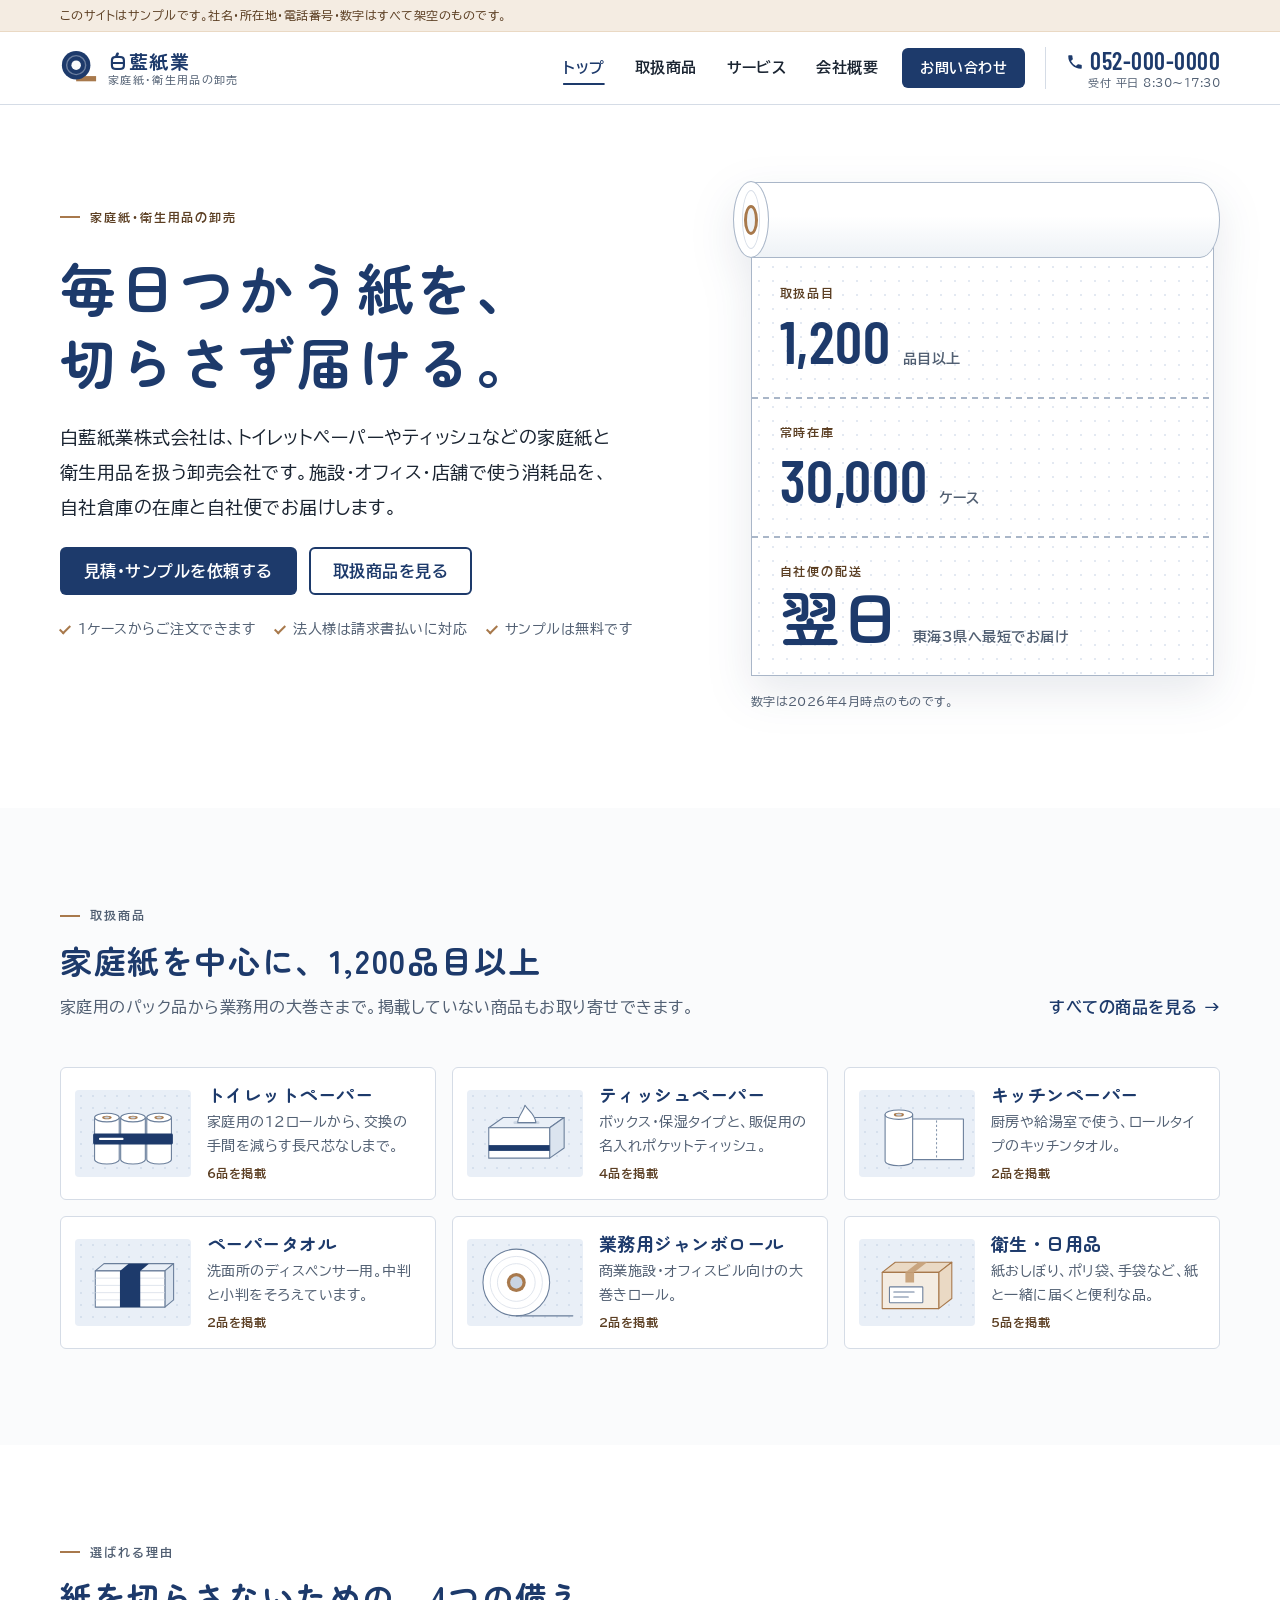
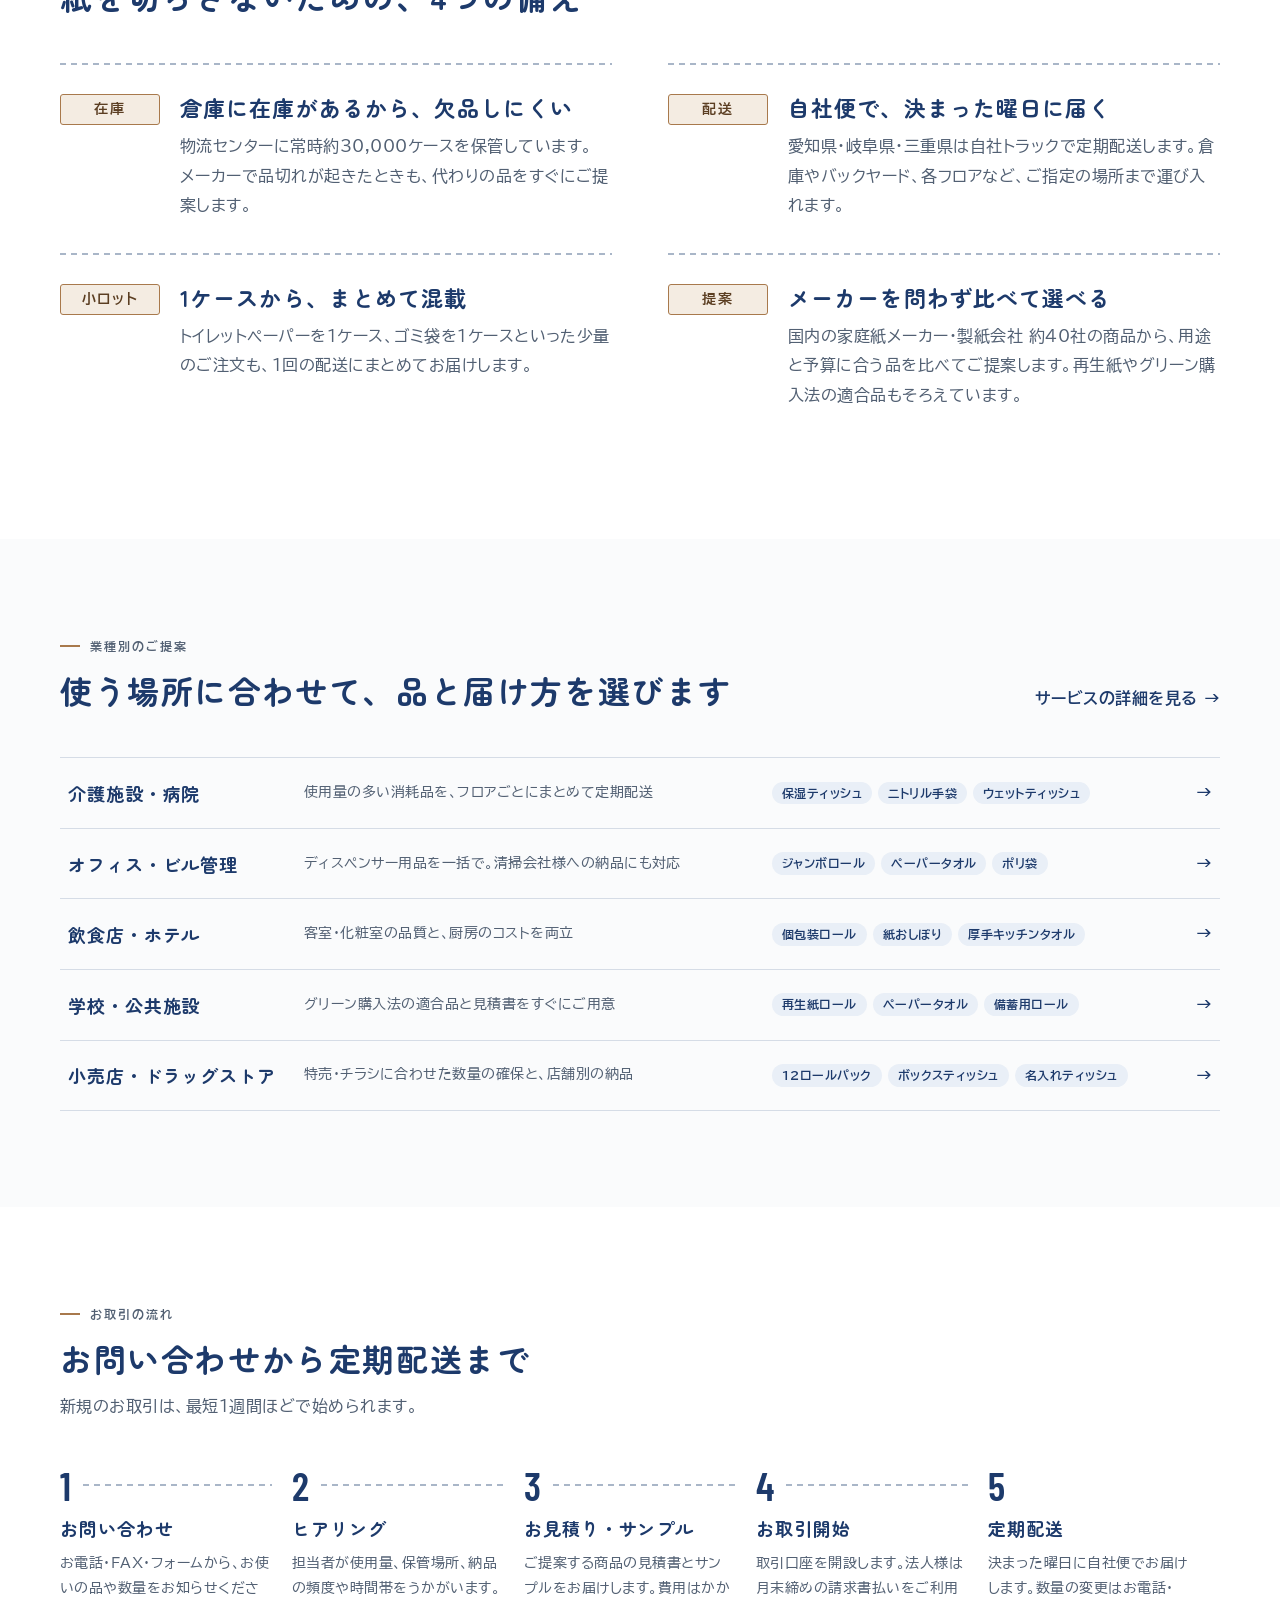
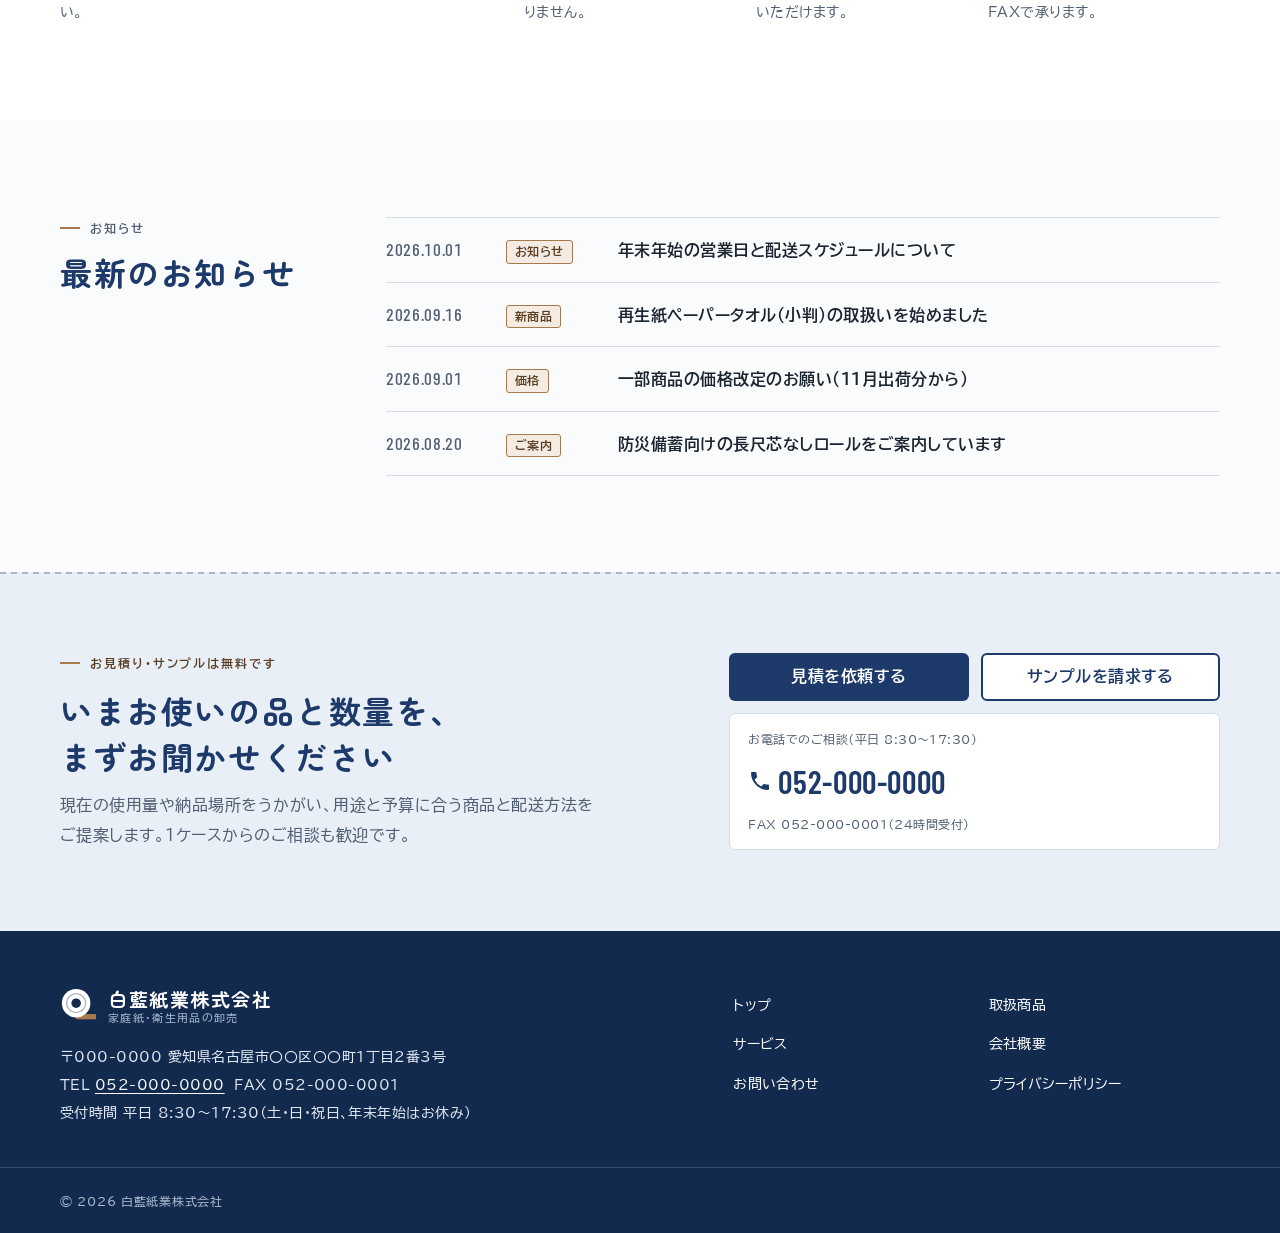
<file: index.html>
<!doctype html>
<html lang="ja">
<head>
<meta charset="utf-8">
<meta name="viewport" content="width=device-width, initial-scale=1, viewport-fit=cover">
<title>白藍紙業株式会社｜家庭紙・衛生用品の卸売</title>
<meta name="description" content="トイレットペーパー・ティッシュ・ペーパータオルなどの家庭紙と衛生用品の卸売。施設・オフィス・店舗の消耗品を、自社倉庫の在庫と自社便でお届けします。">
<meta name="theme-color" content="#1d3a6b">
<meta name="robots" content="noindex, nofollow"><!-- サンプル公開中は検索に載せない。本番では削除 -->
<link rel="icon" href="img/favicon.svg" type="image/svg+xml">
<link rel="preconnect" href="https://fonts.googleapis.com">
<link rel="preconnect" href="https://fonts.gstatic.com" crossorigin>
<link rel="stylesheet" href="https://fonts.googleapis.com/css2?family=BIZ+UDPGothic:wght@400;700&family=Barlow+Condensed:wght@500;600&family=Zen+Maru+Gothic:wght@500;700&display=swap">
<link rel="stylesheet" href="css/style.css">
<script src="js/config.js" defer></script>
<script src="js/products-data.js" defer></script>
<script src="js/layout.js" defer></script>
<script src="js/products.js" defer></script>
</head>
<body>
<a class="skip-link" href="#main">本文へスキップ</a>
<header class="site-header" id="site-header" data-page="home" data-title=""></header>

<main id="main">
  <section class="hero" aria-labelledby="hero-title">
    <div class="wrap hero-inner">
      <div class="hero-copy">
        <p class="eyebrow">家庭紙・衛生用品の卸売</p>
        <h1 id="hero-title">毎日つかう紙を、<br>切らさず届ける。</h1>
        <p class="hero-lead"><span data-site="name"></span>は、トイレットペーパーやティッシュなどの家庭紙と衛生用品を扱う卸売会社です。施設・オフィス・店舗で使う消耗品を、自社倉庫の在庫と自社便でお届けします。</p>
        <div class="hero-actions">
          <a class="btn btn-primary" href="contact.html#estimate">見積・サンプルを依頼する</a>
          <a class="btn btn-ghost" href="products.html">取扱商品を見る</a>
        </div>
        <ul class="hero-points">
          <li>1ケースからご注文できます</li>
          <li>法人様は請求書払いに対応</li>
          <li>サンプルは無料です</li>
        </ul>
      </div>
      <div class="hero-paper">
        <div class="paper-run">
          <div class="roll" aria-hidden="true"></div>
          <dl class="sheets" data-render="figures"></dl>
        </div>
        <p class="hero-note" data-site="figuresNote"></p>
      </div>
    </div>
  </section>

  <section class="section" aria-labelledby="cat-title">
    <div class="wrap">
      <div class="section-head-row">
        <div class="section-head">
          <p class="eyebrow">取扱商品</p>
          <h2 id="cat-title">家庭紙を中心に、<span data-site="figures.0.value"></span>品目以上</h2>
          <p>家庭用のパック品から業務用の大巻きまで。掲載していない商品もお取り寄せできます。</p>
        </div>
        <a class="text-link" href="products.html">すべての商品を見る</a>
      </div>
      <ul class="cat-grid" id="category-tiles"></ul>
    </div>
  </section>

  <section class="section section-white" aria-labelledby="reason-title">
    <div class="wrap">
      <div class="section-head">
        <p class="eyebrow">選ばれる理由</p>
        <h2 id="reason-title">紙を切らさないための、4つの備え</h2>
      </div>
      <div class="reason-grid">
        <article class="reason">
          <span class="label-box">在庫</span>
          <h3>倉庫に在庫があるから、欠品しにくい</h3>
          <p>物流センターに常時約<span data-site="figures.1.value"></span>ケースを保管しています。メーカーで品切れが起きたときも、代わりの品をすぐにご提案します。</p>
        </article>
        <article class="reason">
          <span class="label-box">配送</span>
          <h3>自社便で、決まった曜日に届く</h3>
          <p><span data-site="areas.0.area"></span>は自社トラックで定期配送します。倉庫やバックヤード、各フロアなど、ご指定の場所まで運び入れます。</p>
        </article>
        <article class="reason">
          <span class="label-box">小ロット</span>
          <h3>1ケースから、まとめて混載</h3>
          <p>トイレットペーパーを1ケース、ゴミ袋を1ケースといった少量のご注文も、1回の配送にまとめてお届けします。</p>
        </article>
        <article class="reason">
          <span class="label-box">提案</span>
          <h3>メーカーを問わず比べて選べる</h3>
          <p><span data-site="suppliers"></span>の商品から、用途と予算に合う品を比べてご提案します。再生紙やグリーン購入法の適合品もそろえています。</p>
        </article>
      </div>
    </div>
  </section>

  <section class="section" aria-labelledby="industry-title">
    <div class="wrap">
      <div class="section-head-row">
        <div class="section-head">
          <p class="eyebrow">業種別のご提案</p>
          <h2 id="industry-title">使う場所に合わせて、品と届け方を選びます</h2>
        </div>
        <a class="text-link" href="service.html">サービスの詳細を見る</a>
      </div>
      <ul class="industry-list">
        <li>
          <a class="industry-row" href="service.html#care">
            <h3>介護施設・病院</h3>
            <p>使用量の多い消耗品を、フロアごとにまとめて定期配送</p>
            <span class="chips"><span class="chip">保湿ティッシュ</span><span class="chip">ニトリル手袋</span><span class="chip">ウェットティッシュ</span></span>
          </a>
        </li>
        <li>
          <a class="industry-row" href="service.html#office">
            <h3>オフィス・ビル管理</h3>
            <p>ディスペンサー用品を一括で。清掃会社様への納品にも対応</p>
            <span class="chips"><span class="chip">ジャンボロール</span><span class="chip">ペーパータオル</span><span class="chip">ポリ袋</span></span>
          </a>
        </li>
        <li>
          <a class="industry-row" href="service.html#hospitality">
            <h3>飲食店・ホテル</h3>
            <p>客室・化粧室の品質と、厨房のコストを両立</p>
            <span class="chips"><span class="chip">個包装ロール</span><span class="chip">紙おしぼり</span><span class="chip">厚手キッチンタオル</span></span>
          </a>
        </li>
        <li>
          <a class="industry-row" href="service.html#public">
            <h3>学校・公共施設</h3>
            <p>グリーン購入法の適合品と見積書をすぐにご用意</p>
            <span class="chips"><span class="chip">再生紙ロール</span><span class="chip">ペーパータオル</span><span class="chip">備蓄用ロール</span></span>
          </a>
        </li>
        <li>
          <a class="industry-row" href="service.html#retail">
            <h3>小売店・ドラッグストア</h3>
            <p>特売・チラシに合わせた数量の確保と、店舗別の納品</p>
            <span class="chips"><span class="chip">12ロールパック</span><span class="chip">ボックスティッシュ</span><span class="chip">名入れティッシュ</span></span>
          </a>
        </li>
      </ul>
    </div>
  </section>

  <section class="section section-white" aria-labelledby="flow-title">
    <div class="wrap">
      <div class="section-head">
        <p class="eyebrow">お取引の流れ</p>
        <h2 id="flow-title">お問い合わせから定期配送まで</h2>
        <p>新規のお取引は、最短1週間ほどで始められます。</p>
      </div>
      <ol class="flow">
        <li class="flow-step">
          <span class="flow-num">1</span>
          <h3>お問い合わせ</h3>
          <p>お電話・FAX・フォームから、お使いの品や数量をお知らせください。</p>
        </li>
        <li class="flow-step">
          <span class="flow-num">2</span>
          <h3>ヒアリング</h3>
          <p>担当者が使用量、保管場所、納品の頻度や時間帯をうかがいます。</p>
        </li>
        <li class="flow-step">
          <span class="flow-num">3</span>
          <h3>お見積り・サンプル</h3>
          <p>ご提案する商品の見積書とサンプルをお届けします。費用はかかりません。</p>
        </li>
        <li class="flow-step">
          <span class="flow-num">4</span>
          <h3>お取引開始</h3>
          <p>取引口座を開設します。法人様は月末締めの請求書払いをご利用いただけます。</p>
        </li>
        <li class="flow-step">
          <span class="flow-num">5</span>
          <h3>定期配送</h3>
          <p>決まった曜日に自社便でお届けします。数量の変更はお電話・FAXで承ります。</p>
        </li>
      </ol>
    </div>
  </section>

  <section class="section" aria-labelledby="news-title">
    <div class="wrap news-layout">
      <div class="section-head">
        <p class="eyebrow">お知らせ</p>
        <h2 id="news-title">最新のお知らせ</h2>
      </div>
      <ul class="news-list" data-render="news" data-limit="4"></ul>
    </div>
  </section>

  <section class="cta-band" data-render="cta" aria-label="お問い合わせのご案内"></section>
</main>

<footer class="site-footer" id="site-footer"></footer>
</body>
</html>
</file>
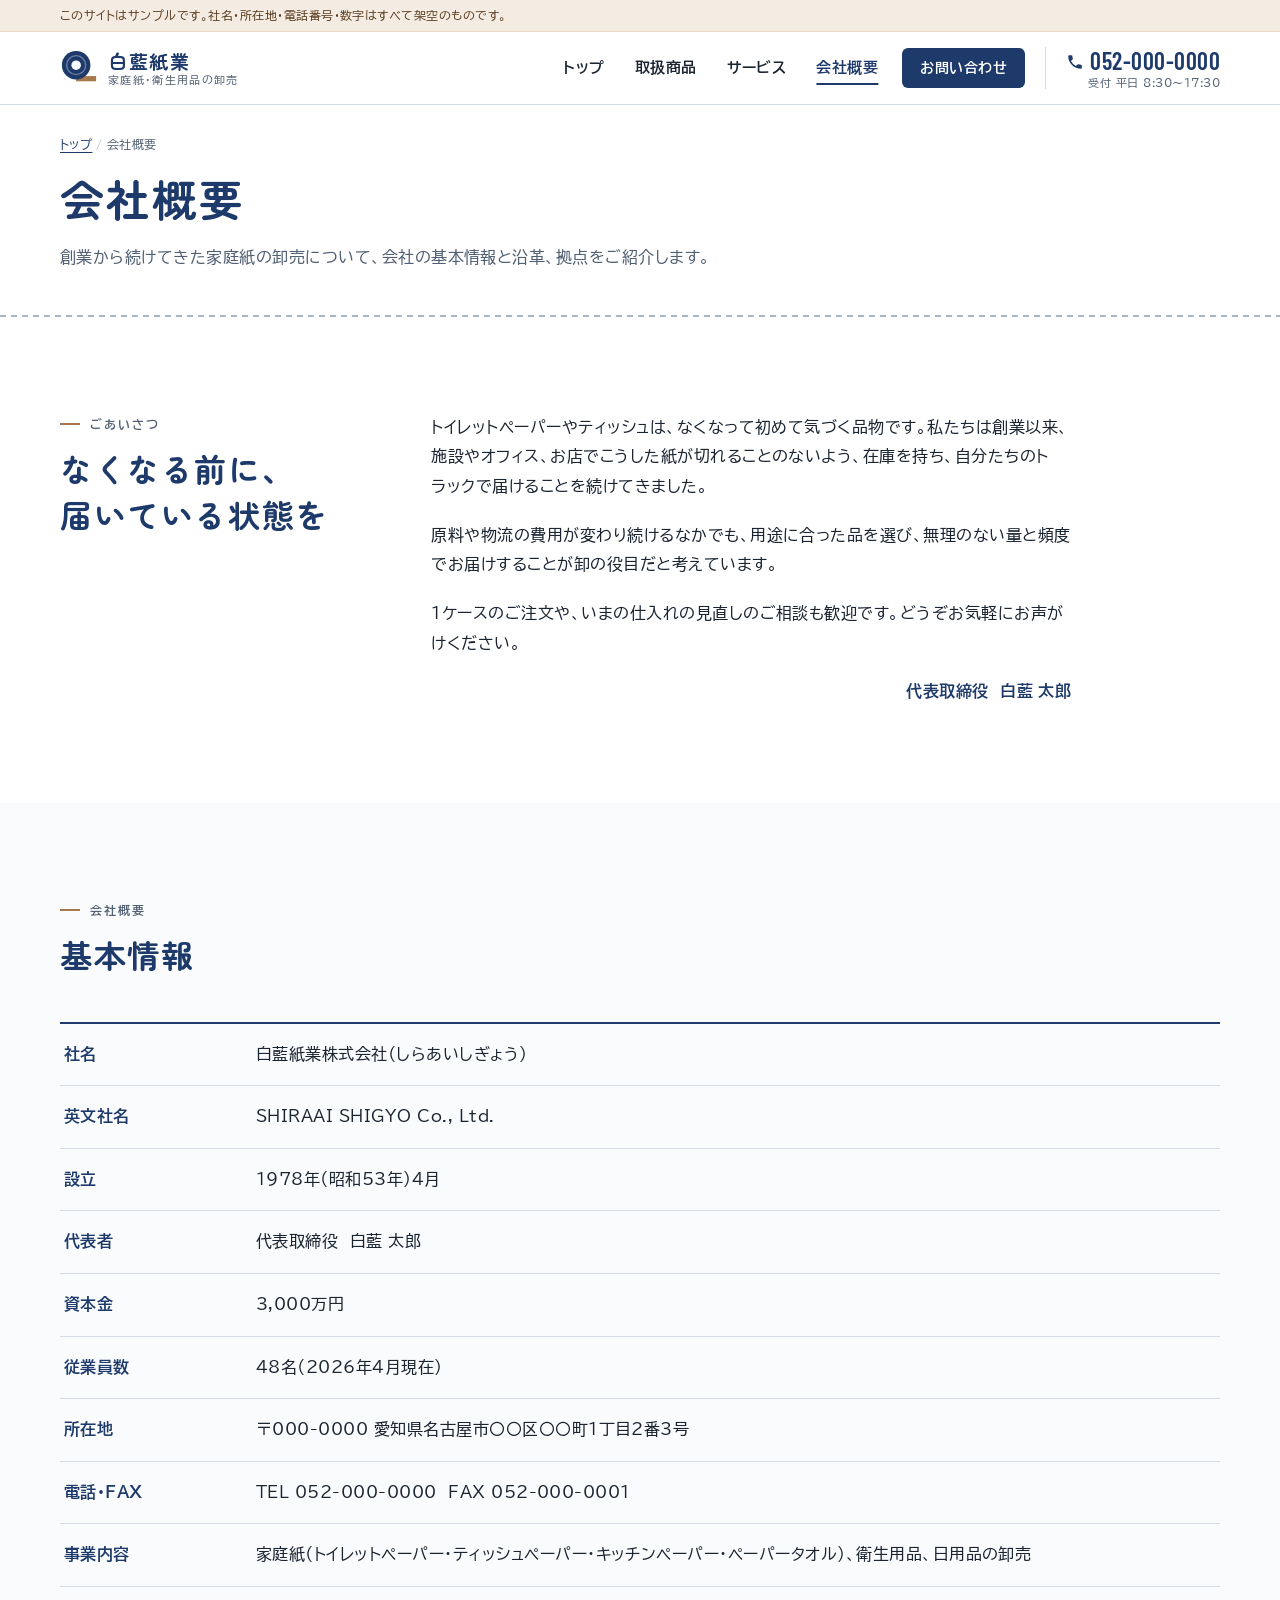
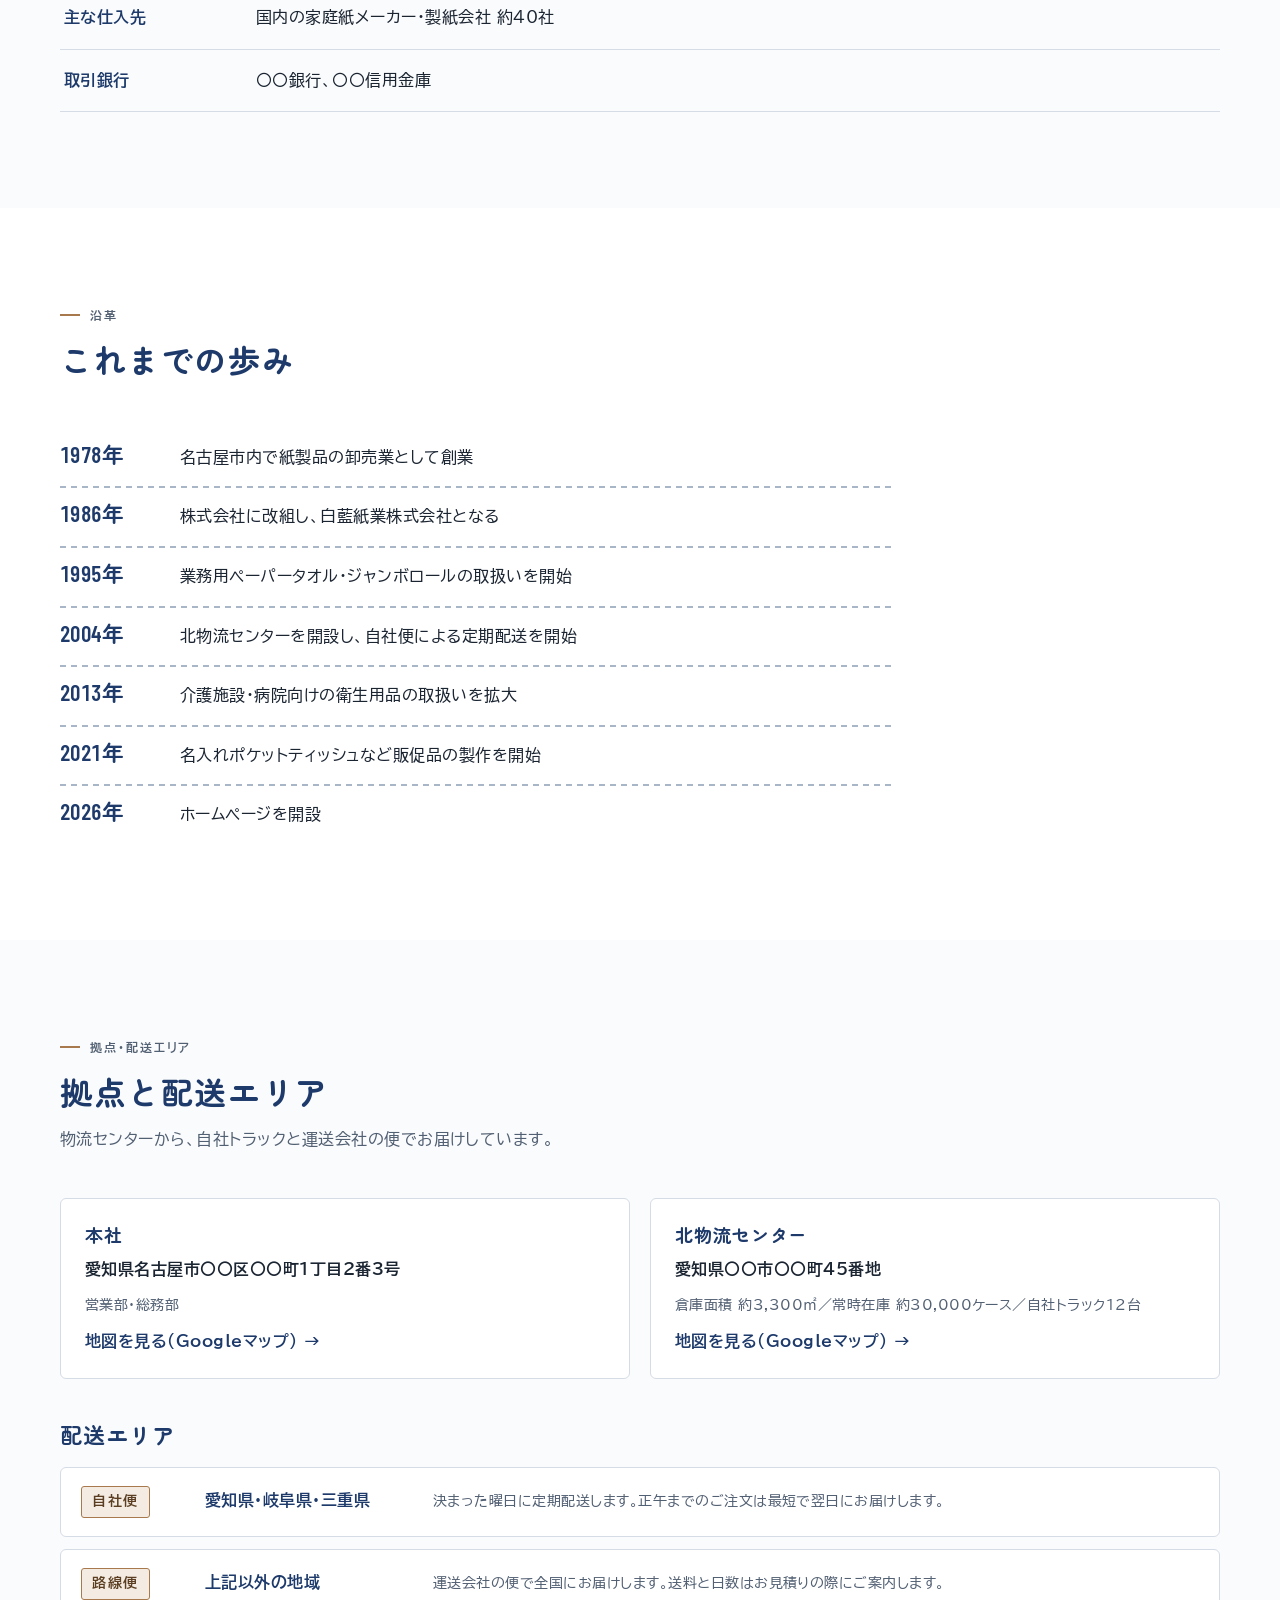
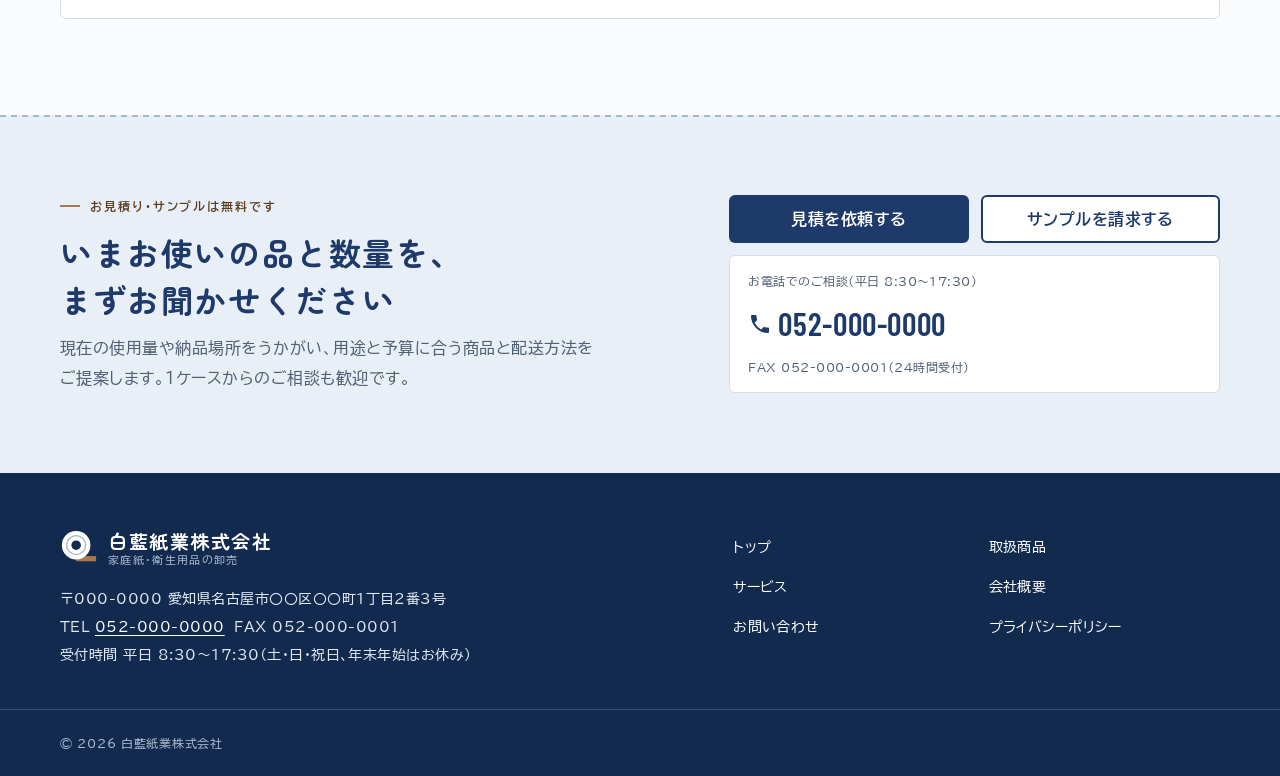
<file: company.html>
<!doctype html>
<html lang="ja">
<head>
<meta charset="utf-8">
<meta name="viewport" content="width=device-width, initial-scale=1, viewport-fit=cover">
<title>会社概要｜白藍紙業株式会社</title>
<meta name="description" content="家庭紙・衛生用品の卸売会社の会社概要。ごあいさつ、会社の基本情報、沿革、物流センターと配送エリアをご紹介します。">
<meta name="theme-color" content="#1d3a6b">
<meta name="robots" content="noindex, nofollow"><!-- サンプル公開中は検索に載せない。本番では削除 -->
<link rel="icon" href="img/favicon.svg" type="image/svg+xml">
<link rel="preconnect" href="https://fonts.googleapis.com">
<link rel="preconnect" href="https://fonts.gstatic.com" crossorigin>
<link rel="stylesheet" href="https://fonts.googleapis.com/css2?family=BIZ+UDPGothic:wght@400;700&family=Barlow+Condensed:wght@500;600&family=Zen+Maru+Gothic:wght@500;700&display=swap">
<link rel="stylesheet" href="css/style.css">
<script src="js/config.js" defer></script>
<script src="js/layout.js" defer></script>
</head>
<body>
<a class="skip-link" href="#main">本文へスキップ</a>
<header class="site-header" id="site-header" data-page="company" data-title="会社概要"></header>

<main id="main">
  <div class="page-head">
    <div class="wrap">
      <nav aria-label="現在地">
        <ol class="breadcrumb"><li><a href="index.html">トップ</a></li><li aria-current="page">会社概要</li></ol>
      </nav>
      <h1>会社概要</h1>
      <p>創業から続けてきた家庭紙の卸売について、会社の基本情報と沿革、拠点をご紹介します。</p>
    </div>
  </div>

  <section class="section section-white" aria-labelledby="greeting-title">
    <div class="wrap greeting">
      <div class="section-head">
        <p class="eyebrow">ごあいさつ</p>
        <h2 id="greeting-title">なくなる前に、<br>届いている状態を</h2>
      </div>
      <div class="greeting-body">
        <p>トイレットペーパーやティッシュは、なくなって初めて気づく品物です。私たちは創業以来、施設やオフィス、お店でこうした紙が切れることのないよう、在庫を持ち、自分たちのトラックで届けることを続けてきました。</p>
        <p>原料や物流の費用が変わり続けるなかでも、用途に合った品を選び、無理のない量と頻度でお届けすることが卸の役目だと考えています。</p>
        <p>1ケースのご注文や、いまの仕入れの見直しのご相談も歓迎です。どうぞお気軽にお声がけください。</p>
        <p class="greeting-sign" data-site="representative"></p>
      </div>
    </div>
  </section>

  <section class="section" aria-labelledby="outline-title">
    <div class="wrap">
      <div class="section-head">
        <p class="eyebrow">会社概要</p>
        <h2 id="outline-title">基本情報</h2>
      </div>
      <dl class="company-table" data-render="company"></dl>
    </div>
  </section>

  <section class="section section-white" aria-labelledby="history-title">
    <div class="wrap">
      <div class="section-head">
        <p class="eyebrow">沿革</p>
        <h2 id="history-title">これまでの歩み</h2>
      </div>
      <ol class="history" data-render="history"></ol>
    </div>
  </section>

  <section class="section" aria-labelledby="base-title">
    <div class="wrap">
      <div class="section-head">
        <p class="eyebrow">拠点・配送エリア</p>
        <h2 id="base-title">拠点と配送エリア</h2>
        <p>物流センターから、自社トラックと運送会社の便でお届けしています。</p>
      </div>
      <div class="bases" data-render="bases"></div>
      <h3 class="sub-heading">配送エリア</h3>
      <div class="areas" data-render="areas"></div>
    </div>
  </section>

  <section class="cta-band" data-render="cta" aria-label="お問い合わせのご案内"></section>
</main>

<footer class="site-footer" id="site-footer"></footer>
</body>
</html>
</file>
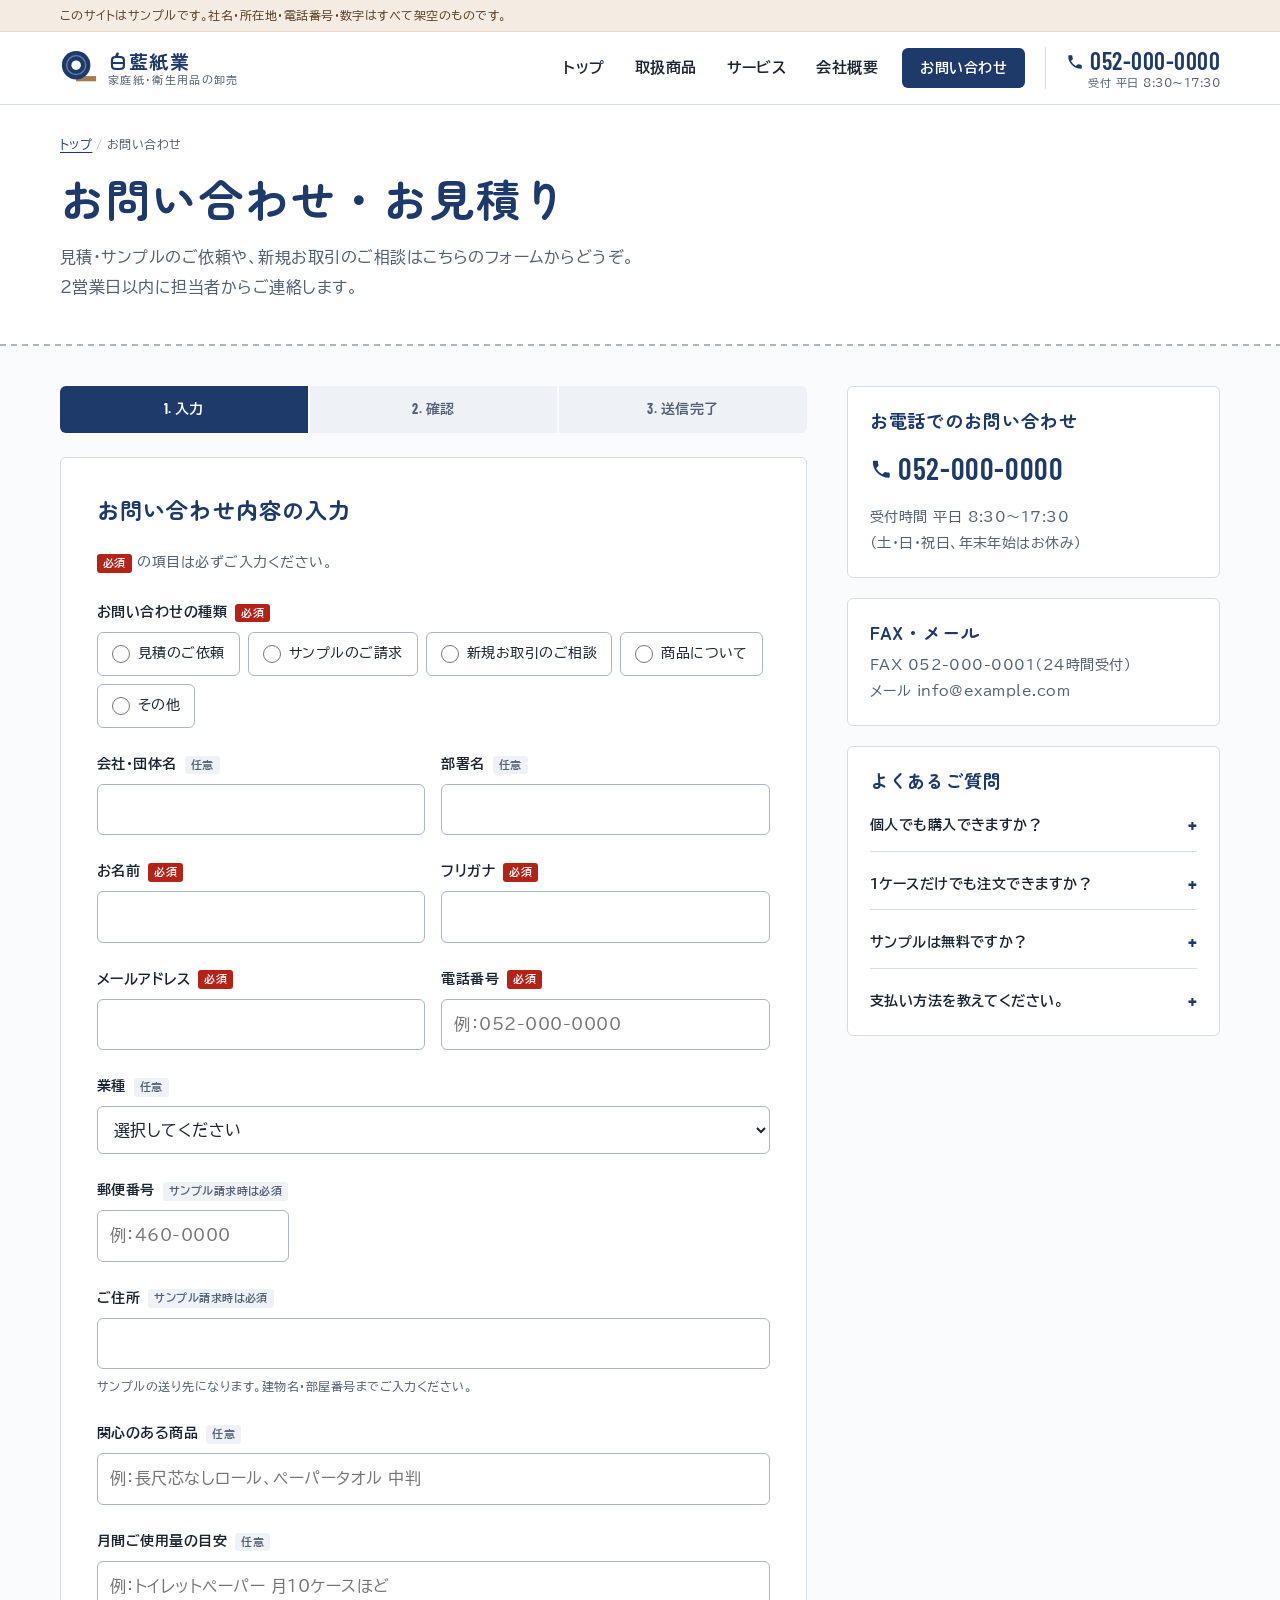
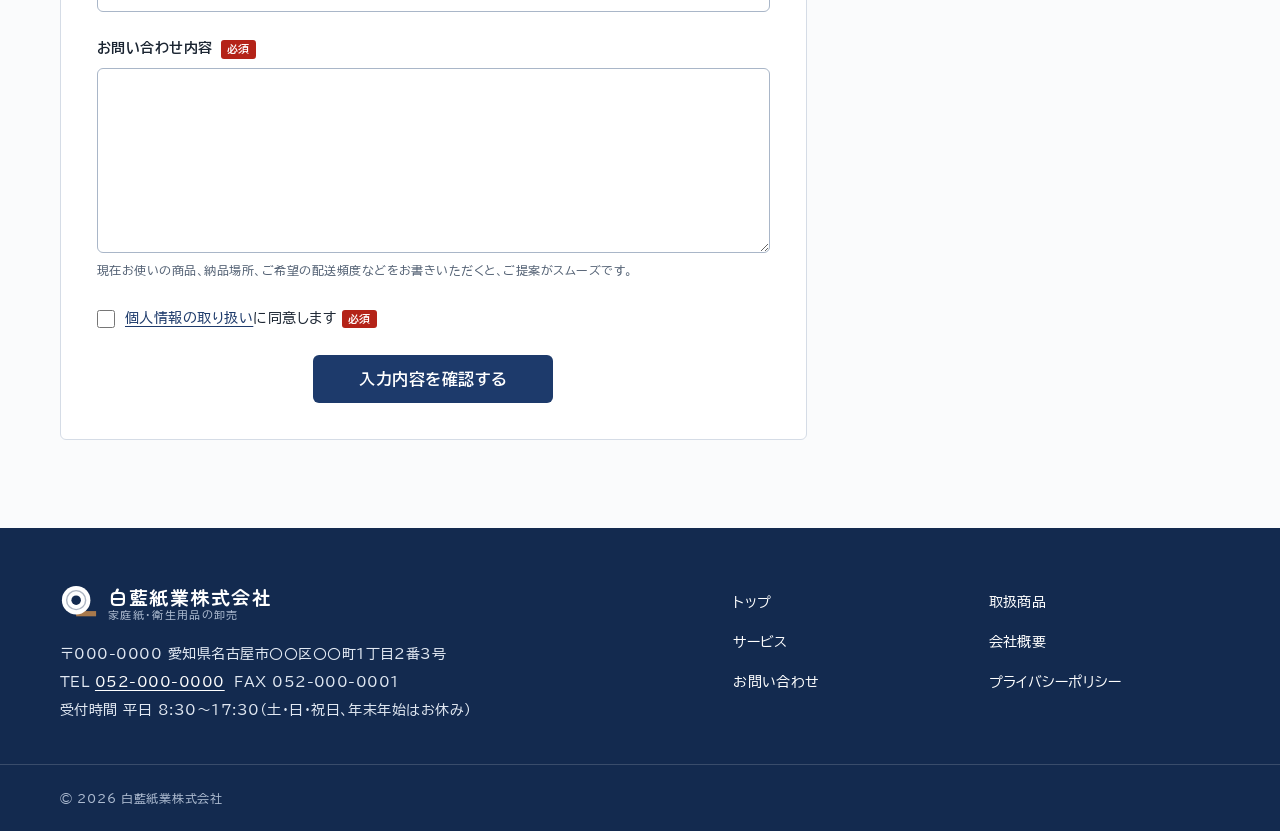
<file: contact.html>
<!doctype html>
<html lang="ja">
<head>
<meta charset="utf-8">
<meta name="viewport" content="width=device-width, initial-scale=1, viewport-fit=cover">
<title>お問い合わせ・お見積り｜白藍紙業株式会社</title>
<meta name="description" content="見積・サンプルのご依頼、新規お取引のご相談はこちらから。お電話・FAXでも承ります。">
<meta name="theme-color" content="#1d3a6b">
<meta name="robots" content="noindex, nofollow"><!-- サンプル公開中は検索に載せない。本番では削除 -->
<link rel="icon" href="img/favicon.svg" type="image/svg+xml">
<link rel="preconnect" href="https://fonts.googleapis.com">
<link rel="preconnect" href="https://fonts.gstatic.com" crossorigin>
<link rel="stylesheet" href="https://fonts.googleapis.com/css2?family=BIZ+UDPGothic:wght@400;700&family=Barlow+Condensed:wght@500;600&family=Zen+Maru+Gothic:wght@500;700&display=swap">
<link rel="stylesheet" href="css/style.css">
<script src="js/config.js" defer></script>
<script src="js/products-data.js" defer></script>
<script src="js/layout.js" defer></script>
<script src="js/contact.js" defer></script>
</head>
<body>
<a class="skip-link" href="#main">本文へスキップ</a>
<header class="site-header" id="site-header" data-page="contact" data-title="お問い合わせ・お見積り"></header>

<main id="main">
  <div class="page-head">
    <div class="wrap">
      <nav aria-label="現在地">
        <ol class="breadcrumb"><li><a href="index.html">トップ</a></li><li aria-current="page">お問い合わせ</li></ol>
      </nav>
      <h1>お問い合わせ・お見積り</h1>
      <p>見積・サンプルのご依頼や、新規お取引のご相談はこちらのフォームからどうぞ。<span data-site="form.replyWithin"></span>に担当者からご連絡します。</p>
    </div>
  </div>

  <div class="wrap contact-layout">
    <div class="form-area" id="form-area">
      <ol class="form-steps" aria-label="お問い合わせの手順">
        <li data-step="input" class="is-current" aria-current="step">入力</li>
        <li data-step="confirm">確認</li>
        <li data-step="done">送信完了</li>
      </ol>

      <!-- 1. 入力 -->
      <form class="form-card" id="contact-form" novalidate>
        <h2 tabindex="-1" data-step-heading>お問い合わせ内容の入力</h2>
        <p class="form-lead"><span class="req">必須</span> の項目は必ずご入力ください。</p>
        <p class="prefill-note" id="prefill-note" hidden></p>
        <p class="form-summary" id="form-summary" role="alert" hidden></p>

        <fieldset class="field">
          <legend>お問い合わせの種類 <span class="req">必須</span></legend>
          <div class="choice-row">
            <label class="choice"><input type="radio" name="type" value="見積のご依頼" aria-describedby="e-type">見積のご依頼</label>
            <label class="choice"><input type="radio" name="type" value="サンプルのご請求" aria-describedby="e-type">サンプルのご請求</label>
            <label class="choice"><input type="radio" name="type" value="新規お取引のご相談" aria-describedby="e-type">新規お取引のご相談</label>
            <label class="choice"><input type="radio" name="type" value="商品について" aria-describedby="e-type">商品について</label>
            <label class="choice"><input type="radio" name="type" value="その他" aria-describedby="e-type">その他</label>
          </div>
          <p class="field-error" id="e-type" hidden></p>
        </fieldset>

        <div class="field-row">
          <div class="field">
            <label for="f-company">会社・団体名 <span class="opt">任意</span></label>
            <input class="input" type="text" id="f-company" name="company" autocomplete="organization">
          </div>
          <div class="field">
            <label for="f-department">部署名 <span class="opt">任意</span></label>
            <input class="input" type="text" id="f-department" name="department">
          </div>
        </div>

        <div class="field-row">
          <div class="field">
            <label for="f-name">お名前 <span class="req">必須</span></label>
            <input class="input" type="text" id="f-name" name="name" autocomplete="name" aria-required="true" aria-describedby="e-name">
            <p class="field-error" id="e-name" hidden></p>
          </div>
          <div class="field">
            <label for="f-kana">フリガナ <span class="req">必須</span></label>
            <input class="input" type="text" id="f-kana" name="kana" aria-required="true" aria-describedby="e-kana">
            <p class="field-error" id="e-kana" hidden></p>
          </div>
        </div>

        <div class="field-row">
          <div class="field">
            <label for="f-email">メールアドレス <span class="req">必須</span></label>
            <input class="input" type="email" id="f-email" name="email" autocomplete="email" inputmode="email" aria-required="true" aria-describedby="e-email">
            <p class="field-error" id="e-email" hidden></p>
          </div>
          <div class="field">
            <label for="f-tel">電話番号 <span class="req">必須</span></label>
            <input class="input" type="tel" id="f-tel" name="tel" autocomplete="tel" inputmode="tel" placeholder="例：052-000-0000" aria-required="true" aria-describedby="e-tel">
            <p class="field-error" id="e-tel" hidden></p>
          </div>
        </div>

        <div class="field">
          <label for="f-industry">業種 <span class="opt">任意</span></label>
          <select class="input" id="f-industry" name="industry">
            <option value="">選択してください</option>
            <option>介護施設・病院</option>
            <option>オフィス・ビル管理</option>
            <option>清掃・ビルメンテナンス</option>
            <option>飲食店・ホテル</option>
            <option>学校・公共施設</option>
            <option>小売店・ドラッグストア</option>
            <option>個人</option>
            <option>その他</option>
          </select>
        </div>

        <div class="field field-zip">
          <label for="f-zip">郵便番号 <span class="opt" data-sample-badge>サンプル請求時は必須</span></label>
          <input class="input" type="text" id="f-zip" name="zip" autocomplete="postal-code" inputmode="numeric" placeholder="例：460-0000" aria-describedby="e-zip">
          <p class="field-error" id="e-zip" hidden></p>
        </div>

        <div class="field">
          <label for="f-address">ご住所 <span class="opt" data-sample-badge>サンプル請求時は必須</span></label>
          <input class="input" type="text" id="f-address" name="address" autocomplete="street-address" aria-describedby="h-address e-address">
          <p class="field-hint" id="h-address">サンプルの送り先になります。建物名・部屋番号までご入力ください。</p>
          <p class="field-error" id="e-address" hidden></p>
        </div>

        <div class="field">
          <label for="f-interest">関心のある商品 <span class="opt">任意</span></label>
          <input class="input" type="text" id="f-interest" name="interest" placeholder="例：長尺芯なしロール、ペーパータオル 中判" aria-describedby="e-interest">
          <p class="field-error" id="e-interest" hidden></p>
        </div>

        <div class="field">
          <label for="f-volume">月間ご使用量の目安 <span class="opt">任意</span></label>
          <input class="input" type="text" id="f-volume" name="volume" placeholder="例：トイレットペーパー 月10ケースほど" aria-describedby="e-volume">
          <p class="field-error" id="e-volume" hidden></p>
        </div>

        <div class="field">
          <label for="f-message">お問い合わせ内容 <span class="req">必須</span></label>
          <textarea class="input" id="f-message" name="message" rows="6" aria-required="true" aria-describedby="h-message e-message"></textarea>
          <p class="field-hint" id="h-message">現在お使いの商品、納品場所、ご希望の配送頻度などをお書きいただくと、ご提案がスムーズです。</p>
          <p class="field-error" id="e-message" hidden></p>
        </div>

        <div class="trap" aria-hidden="true">
          <label for="f-gotcha">この欄は空のままにしてください</label>
          <input type="text" id="f-gotcha" name="_gotcha" tabindex="-1" autocomplete="off">
        </div>

        <div class="agree-wrap">
          <label class="agree" for="f-agree">
            <input type="checkbox" id="f-agree" name="agree" value="同意する" aria-describedby="e-agree">
            <span><a href="privacy.html" target="_blank" rel="noopener">個人情報の取り扱い</a>に同意します <span class="req">必須</span></span>
          </label>
          <p class="field-error" id="e-agree" hidden></p>
        </div>

        <div class="form-actions">
          <button type="submit" class="btn btn-primary">入力内容を確認する</button>
        </div>
      </form>

      <!-- 2. 確認 -->
      <section class="form-card" id="confirm-step" hidden aria-labelledby="confirm-title">
        <h2 id="confirm-title" tabindex="-1" data-step-heading>入力内容の確認</h2>
        <p class="form-lead">以下の内容で送信します。よろしければ「この内容で送信する」を押してください。</p>
        <dl class="confirm-list" id="confirm-list"></dl>
        <p class="send-error" id="send-error" role="alert" hidden></p>
        <div class="form-actions">
          <button type="button" class="btn btn-ghost" id="back-btn">入力画面に戻る</button>
          <button type="button" class="btn btn-primary" id="send-btn">この内容で送信する</button>
        </div>
      </section>

      <!-- 3. 完了 -->
      <section class="form-card" id="done-step" hidden aria-labelledby="done-title">
        <h2 id="done-title" tabindex="-1" data-step-heading>
          <span data-done="real">お問い合わせを受け付けました</span>
          <span data-done="demo" hidden>デモのため送信していません</span>
        </h2>
        <div class="form-done-body" data-done="real">
          <p>お問い合わせありがとうございます。内容を確認のうえ、<span data-site="form.replyWithin"></span>に担当者からご連絡します。</p>
          <p>お急ぎの場合は、お電話（<span data-site="tel"></span>）でお問い合わせください。</p>
        </div>
        <p class="demo-note" data-done="demo" hidden>このサイトはデモ設定のため、入力内容はどこにも送信されていません。js/config.js の form.endpoint に受付先のURLを設定すると、実際に送信されるようになります。</p>
        <div class="form-actions">
          <a class="btn btn-primary" href="index.html">トップページへ戻る</a>
        </div>
      </section>
    </div>

    <aside class="contact-side" aria-label="お電話・FAXでのお問い合わせとよくあるご質問">
      <div class="side-box">
        <h2>お電話でのお問い合わせ</h2>
        <a class="tel-num" data-site-href="tel"><svg class="icon-phone" viewBox="0 0 24 24" aria-hidden="true" focusable="false"><path fill="currentColor" d="M6.6 10.8a15.1 15.1 0 0 0 6.6 6.6l2.2-2.2a1 1 0 0 1 1-.25c1.1.37 2.3.57 3.6.57a1 1 0 0 1 1 1V20a1 1 0 0 1-1 1A17 17 0 0 1 3 4a1 1 0 0 1 1-1h3.5a1 1 0 0 1 1 1c0 1.25.2 2.45.57 3.57a1 1 0 0 1-.25 1z"/></svg><span data-site="tel"></span></a>
        <p>受付時間 <span data-site="hours"></span><br>（<span data-site="holidays"></span>はお休み）</p>
      </div>
      <div class="side-box">
        <h2>FAX・メール</h2>
        <p>FAX <span data-site="fax"></span>（24時間受付）<br>メール <span data-site="email"></span></p>
      </div>
      <div class="side-box faq">
        <h2>よくあるご質問</h2>
        <details>
          <summary>個人でも購入できますか？</summary>
          <p>個人の方もご購入いただけます。ケース単位でのお届けとなり、お支払いは銀行振込（前払い）または代金引換です。</p>
        </details>
        <details>
          <summary>1ケースだけでも注文できますか？</summary>
          <p>はい、1ケースから承ります。自社便のエリアでは、複数の商品を1回の配送にまとめてお届けします。</p>
        </details>
        <details>
          <summary>サンプルは無料ですか？</summary>
          <p>商品のサンプルは無料でお送りします。名入れ品の試作は、内容によって費用がかかる場合があります。</p>
        </details>
        <details>
          <summary>支払い方法を教えてください。</summary>
          <p>法人様は月末締め・翌月末払いの請求書払いをご利用いただけます。お取引の開始時に審査があります。</p>
        </details>
      </div>
    </aside>
  </div>
</main>

<footer class="site-footer" id="site-footer"></footer>
</body>
</html>
</file>
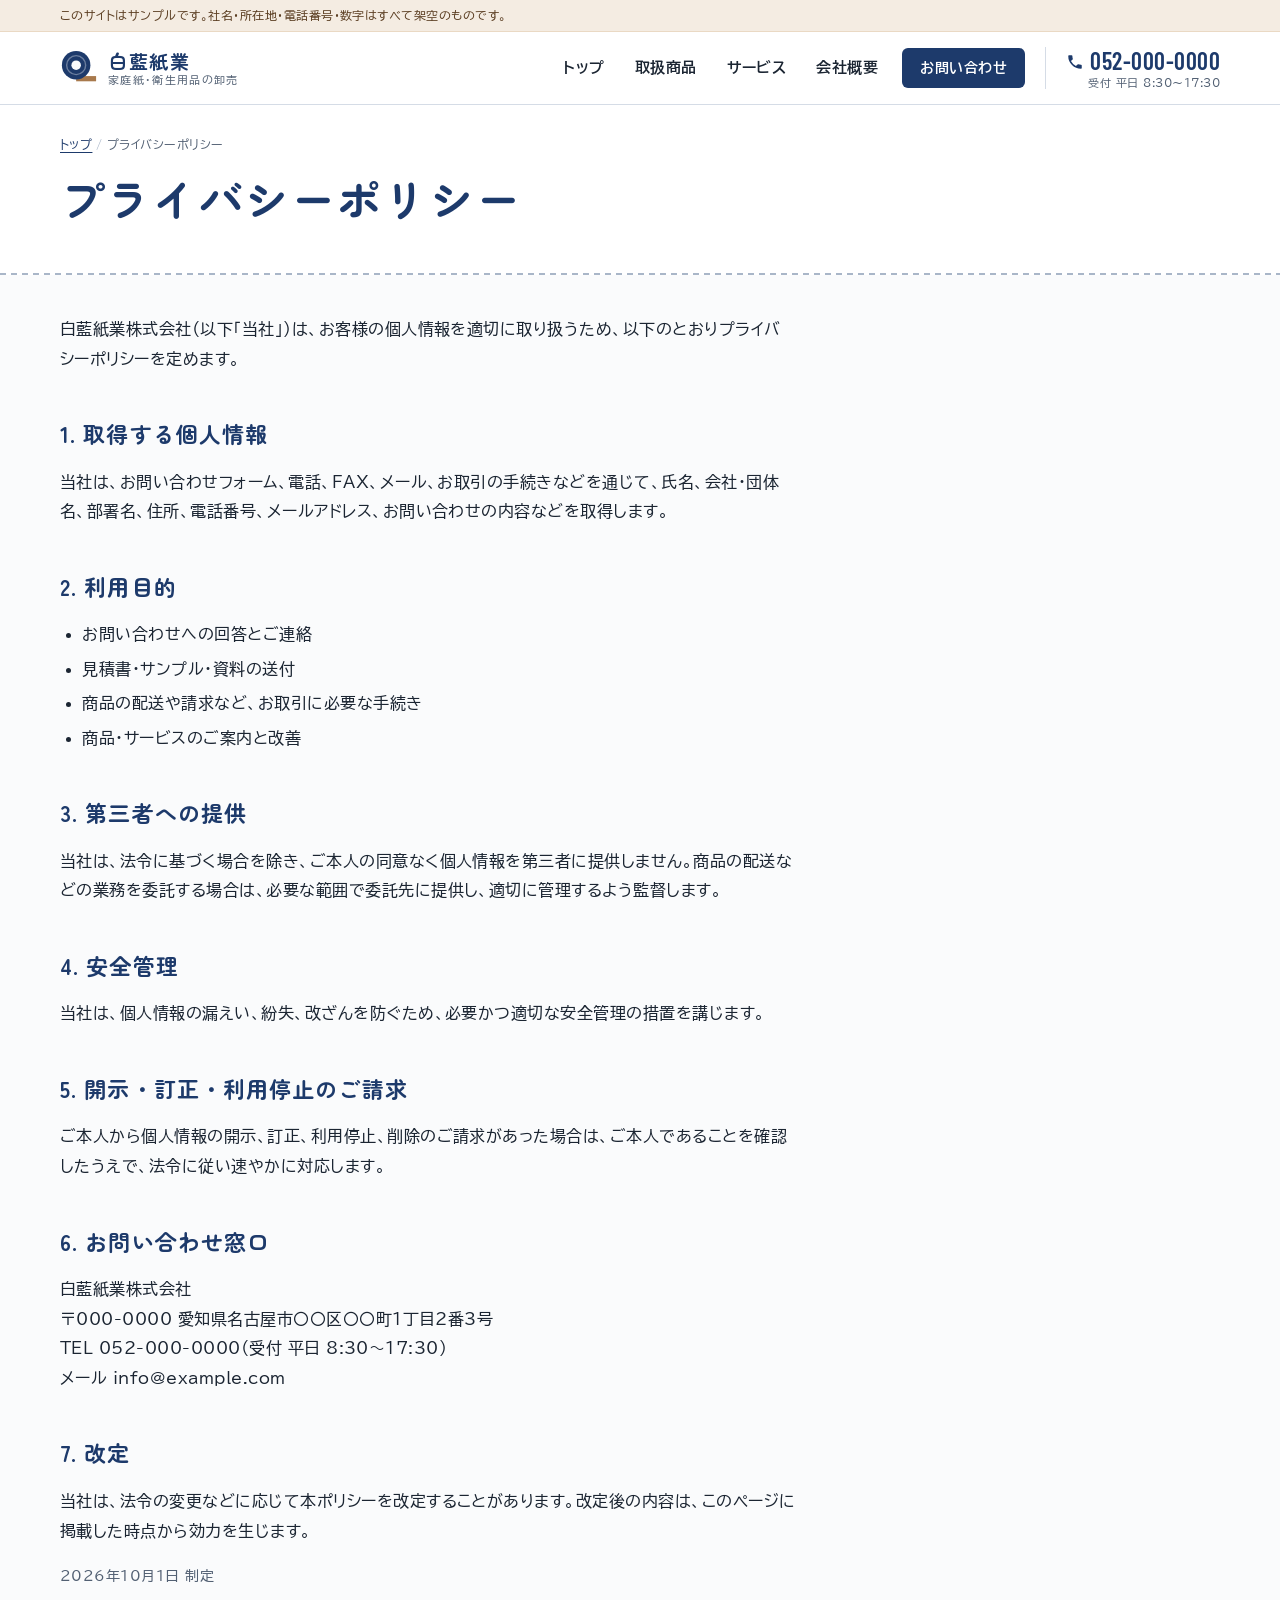
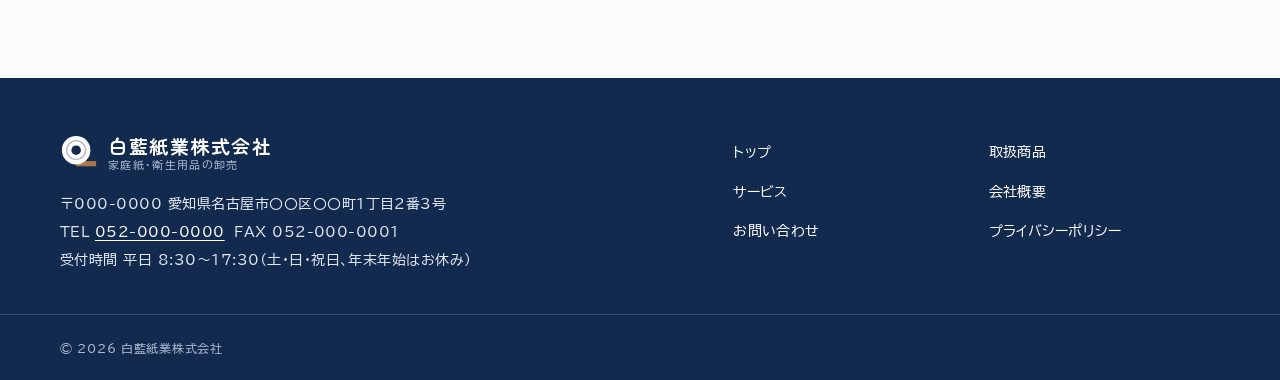
<file: privacy.html>
<!doctype html>
<html lang="ja">
<head>
<meta charset="utf-8">
<meta name="viewport" content="width=device-width, initial-scale=1, viewport-fit=cover">
<title>プライバシーポリシー｜白藍紙業株式会社</title>
<meta name="description" content="個人情報の取得、利用目的、第三者への提供、安全管理、お問い合わせ窓口について。">
<meta name="theme-color" content="#1d3a6b">
<meta name="robots" content="noindex, nofollow"><!-- サンプル公開中は検索に載せない。本番では削除 -->
<link rel="icon" href="img/favicon.svg" type="image/svg+xml">
<link rel="preconnect" href="https://fonts.googleapis.com">
<link rel="preconnect" href="https://fonts.gstatic.com" crossorigin>
<link rel="stylesheet" href="https://fonts.googleapis.com/css2?family=BIZ+UDPGothic:wght@400;700&family=Barlow+Condensed:wght@500;600&family=Zen+Maru+Gothic:wght@500;700&display=swap">
<link rel="stylesheet" href="css/style.css">
<script src="js/config.js" defer></script>
<script src="js/layout.js" defer></script>
</head>
<body>
<a class="skip-link" href="#main">本文へスキップ</a>
<header class="site-header" id="site-header" data-page="privacy" data-title="プライバシーポリシー"></header>

<main id="main">
  <div class="page-head">
    <div class="wrap">
      <nav aria-label="現在地">
        <ol class="breadcrumb"><li><a href="index.html">トップ</a></li><li aria-current="page">プライバシーポリシー</li></ol>
      </nav>
      <h1>プライバシーポリシー</h1>
    </div>
  </div>

  <div class="wrap">
    <div class="prose">
      <p><span data-site="name"></span>（以下「当社」）は、お客様の個人情報を適切に取り扱うため、以下のとおりプライバシーポリシーを定めます。</p>

      <h2>1. 取得する個人情報</h2>
      <p>当社は、お問い合わせフォーム、電話、FAX、メール、お取引の手続きなどを通じて、氏名、会社・団体名、部署名、住所、電話番号、メールアドレス、お問い合わせの内容などを取得します。</p>

      <h2>2. 利用目的</h2>
      <ul>
        <li>お問い合わせへの回答とご連絡</li>
        <li>見積書・サンプル・資料の送付</li>
        <li>商品の配送や請求など、お取引に必要な手続き</li>
        <li>商品・サービスのご案内と改善</li>
      </ul>

      <h2>3. 第三者への提供</h2>
      <p>当社は、法令に基づく場合を除き、ご本人の同意なく個人情報を第三者に提供しません。商品の配送などの業務を委託する場合は、必要な範囲で委託先に提供し、適切に管理するよう監督します。</p>

      <h2>4. 安全管理</h2>
      <p>当社は、個人情報の漏えい、紛失、改ざんを防ぐため、必要かつ適切な安全管理の措置を講じます。</p>

      <h2>5. 開示・訂正・利用停止のご請求</h2>
      <p>ご本人から個人情報の開示、訂正、利用停止、削除のご請求があった場合は、ご本人であることを確認したうえで、法令に従い速やかに対応します。</p>

      <h2>6. お問い合わせ窓口</h2>
      <p>
        <span data-site="name"></span><br>
        〒<span data-site="zip"></span> <span data-site="address"></span><br>
        TEL <span data-site="tel"></span>（受付 <span data-site="hours"></span>）<br>
        メール <span data-site="email"></span>
      </p>

      <h2>7. 改定</h2>
      <p>当社は、法令の変更などに応じて本ポリシーを改定することがあります。改定後の内容は、このページに掲載した時点から効力を生じます。</p>

      <p class="meta">2026年10月1日 制定</p>
    </div>
  </div>
</main>

<footer class="site-footer" id="site-footer"></footer>
</body>
</html>
</file>
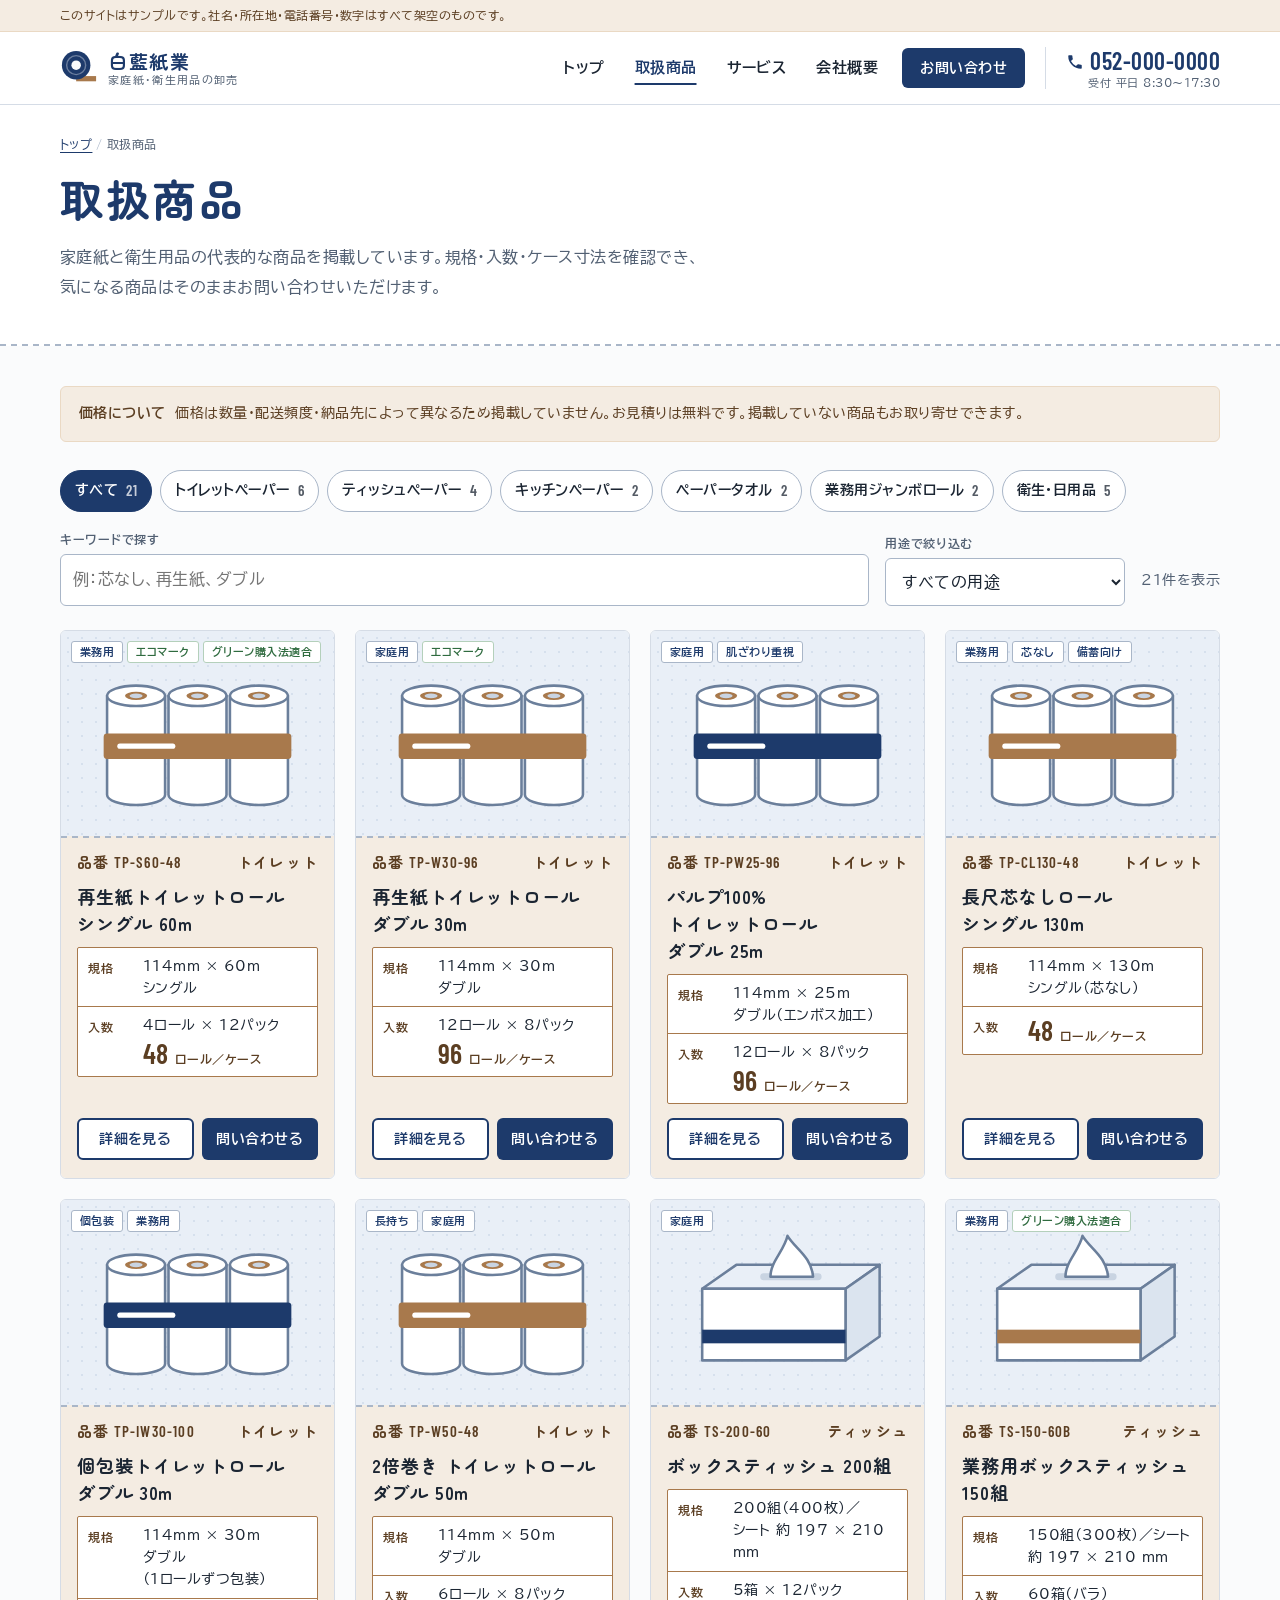
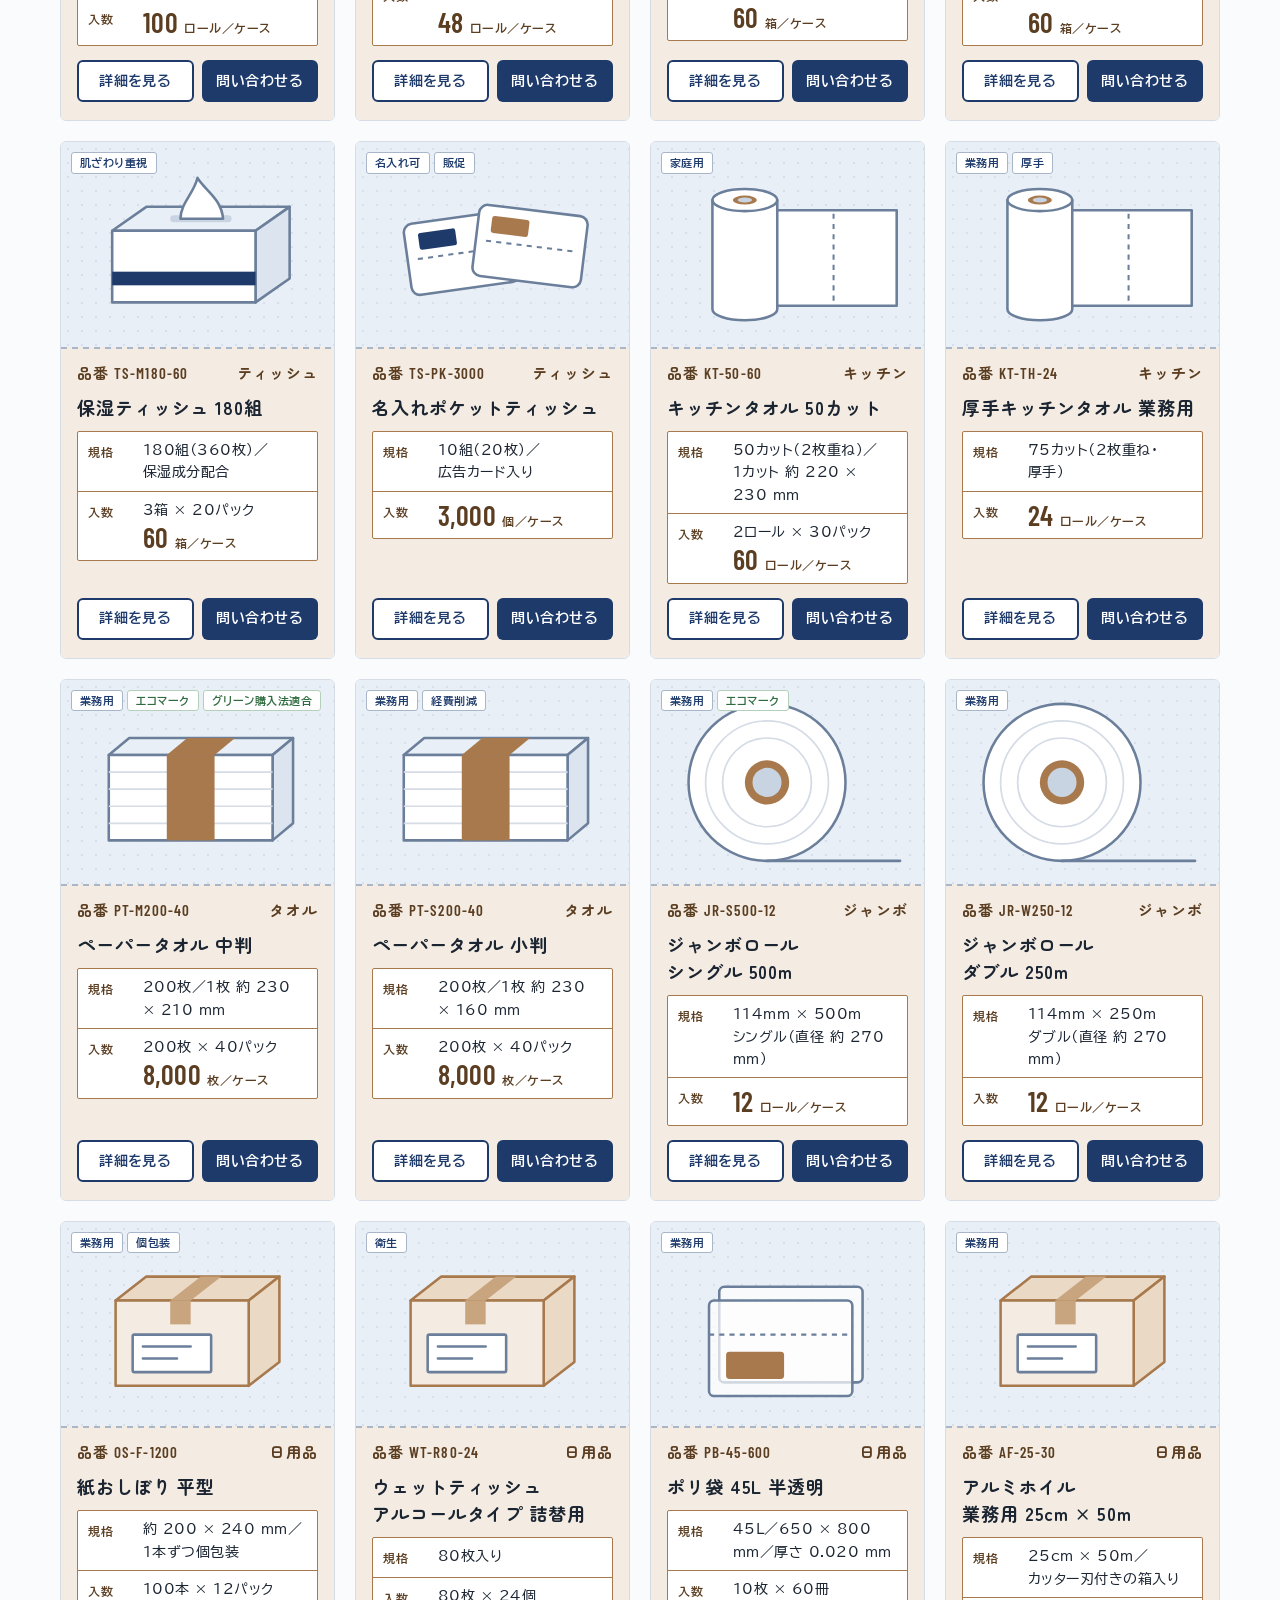
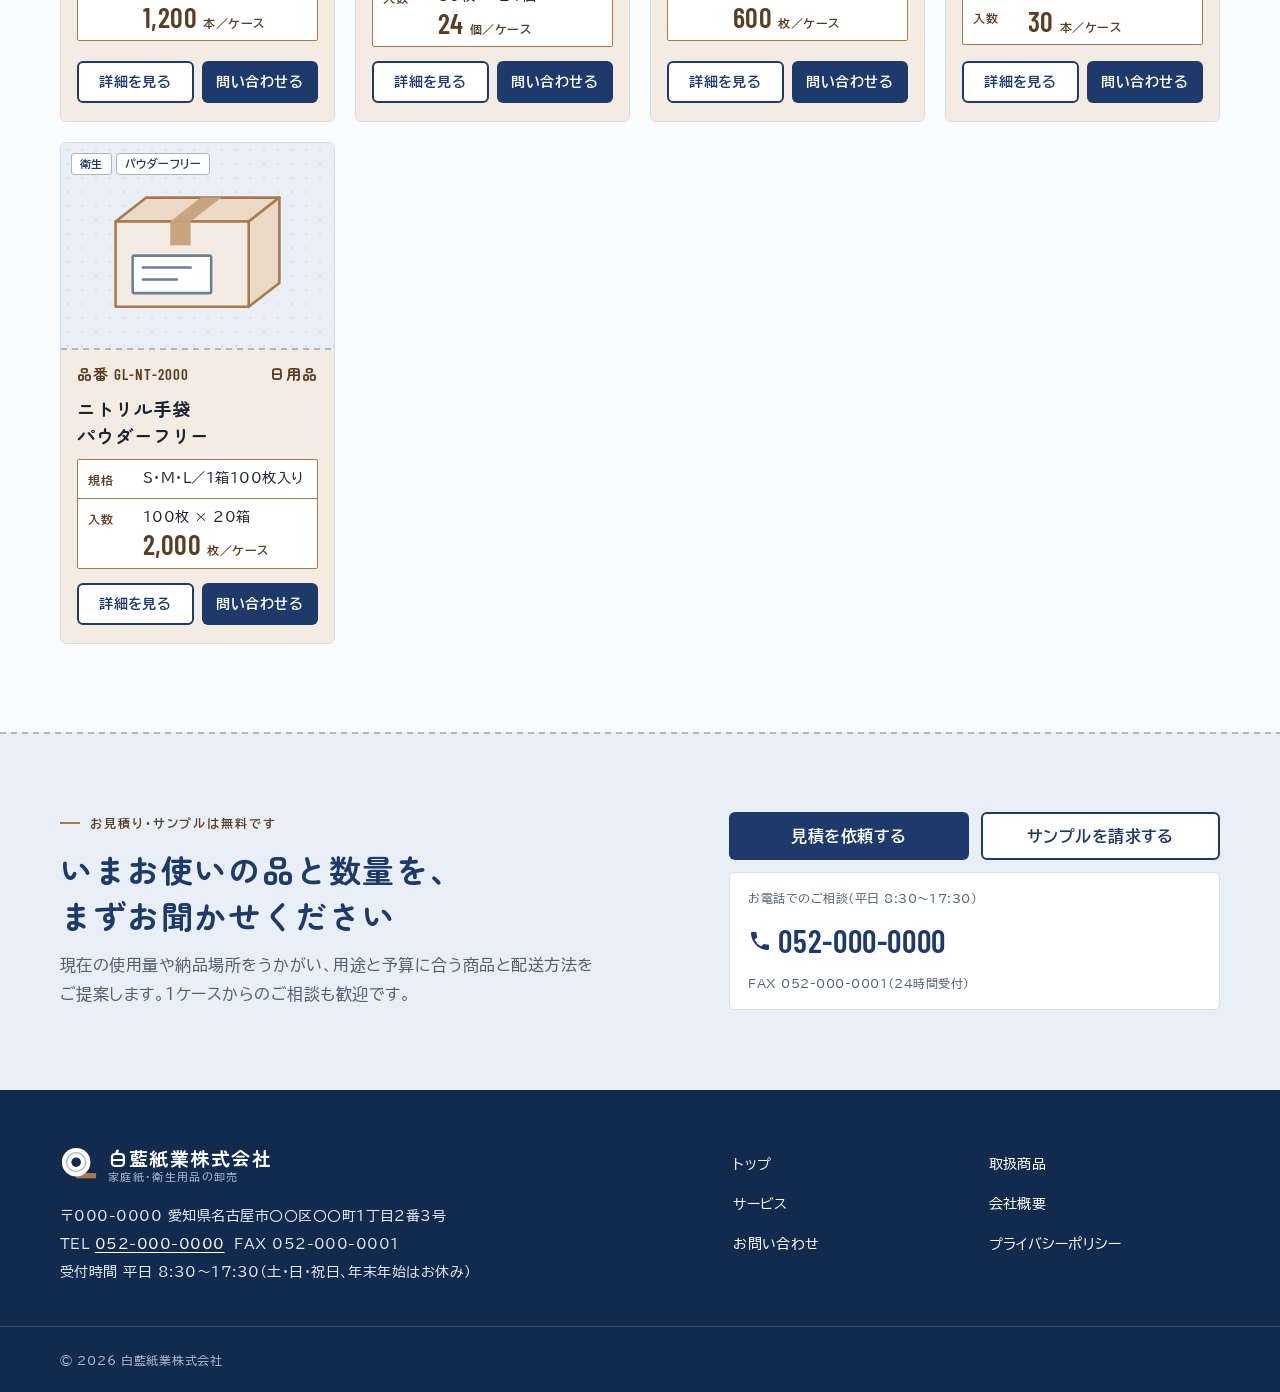
<file: products.html>
<!doctype html>
<html lang="ja">
<head>
<meta charset="utf-8">
<meta name="viewport" content="width=device-width, initial-scale=1, viewport-fit=cover">
<title>取扱商品｜白藍紙業株式会社</title>
<meta name="description" content="トイレットペーパー、ティッシュ、キッチンペーパー、ペーパータオル、業務用ジャンボロール、衛生・日用品の取扱商品。規格・入数・ケース寸法を掲載しています。">
<meta name="theme-color" content="#1d3a6b">
<meta name="robots" content="noindex, nofollow"><!-- サンプル公開中は検索に載せない。本番では削除 -->
<link rel="icon" href="img/favicon.svg" type="image/svg+xml">
<link rel="preconnect" href="https://fonts.googleapis.com">
<link rel="preconnect" href="https://fonts.gstatic.com" crossorigin>
<link rel="stylesheet" href="https://fonts.googleapis.com/css2?family=BIZ+UDPGothic:wght@400;700&family=Barlow+Condensed:wght@500;600&family=Zen+Maru+Gothic:wght@500;700&display=swap">
<link rel="stylesheet" href="css/style.css">
<script src="js/config.js" defer></script>
<script src="js/products-data.js" defer></script>
<script src="js/layout.js" defer></script>
<script src="js/products.js" defer></script>
</head>
<body>
<a class="skip-link" href="#main">本文へスキップ</a>
<header class="site-header" id="site-header" data-page="products" data-title="取扱商品"></header>

<main id="main">
  <div class="page-head">
    <div class="wrap">
      <nav aria-label="現在地">
        <ol class="breadcrumb"><li><a href="index.html">トップ</a></li><li aria-current="page">取扱商品</li></ol>
      </nav>
      <h1>取扱商品</h1>
      <p>家庭紙と衛生用品の代表的な商品を掲載しています。規格・入数・ケース寸法を確認でき、気になる商品はそのままお問い合わせいただけます。</p>
    </div>
  </div>

  <section class="wrap catalog" id="catalog" aria-label="商品カタログ">
    <p class="catalog-note"><strong>価格について</strong>　価格は数量・配送頻度・納品先によって異なるため掲載していません。お見積りは無料です。掲載していない商品もお取り寄せできます。</p>

    <div class="catalog-tools">
      <div class="cat-tabs" data-tabs role="group" aria-label="カテゴリで絞り込む"></div>
      <div class="tool-row">
        <div class="tool-field tool-search">
          <label for="catalog-q">キーワードで探す</label>
          <input class="input" type="search" id="catalog-q" placeholder="例：芯なし、再生紙、ダブル" autocomplete="off">
        </div>
        <div class="tool-field tool-use">
          <label for="catalog-use">用途で絞り込む</label>
          <select class="input" id="catalog-use"></select>
        </div>
        <p class="result-count" data-count aria-live="polite"></p>
      </div>
    </div>

    <ul class="product-grid" data-grid></ul>

    <div class="catalog-empty" data-empty hidden>
      <p>条件に合う商品が見つかりませんでした。掲載していない商品も、お取り寄せできる場合があります。</p>
      <div class="btn-row">
        <button type="button" class="btn btn-ghost" data-reset>条件をクリアする</button>
        <a class="btn btn-primary" href="contact.html">商品について問い合わせる</a>
      </div>
    </div>
  </section>

  <section class="cta-band" data-render="cta" aria-label="お問い合わせのご案内"></section>
</main>

<footer class="site-footer" id="site-footer"></footer>

<dialog class="product-dialog" id="product-dialog" aria-labelledby="dialog-title">
  <button type="button" class="dialog-close" data-close aria-label="閉じる">×</button>
  <div data-dialog-body></div>
</dialog>
</body>
</html>
</file>
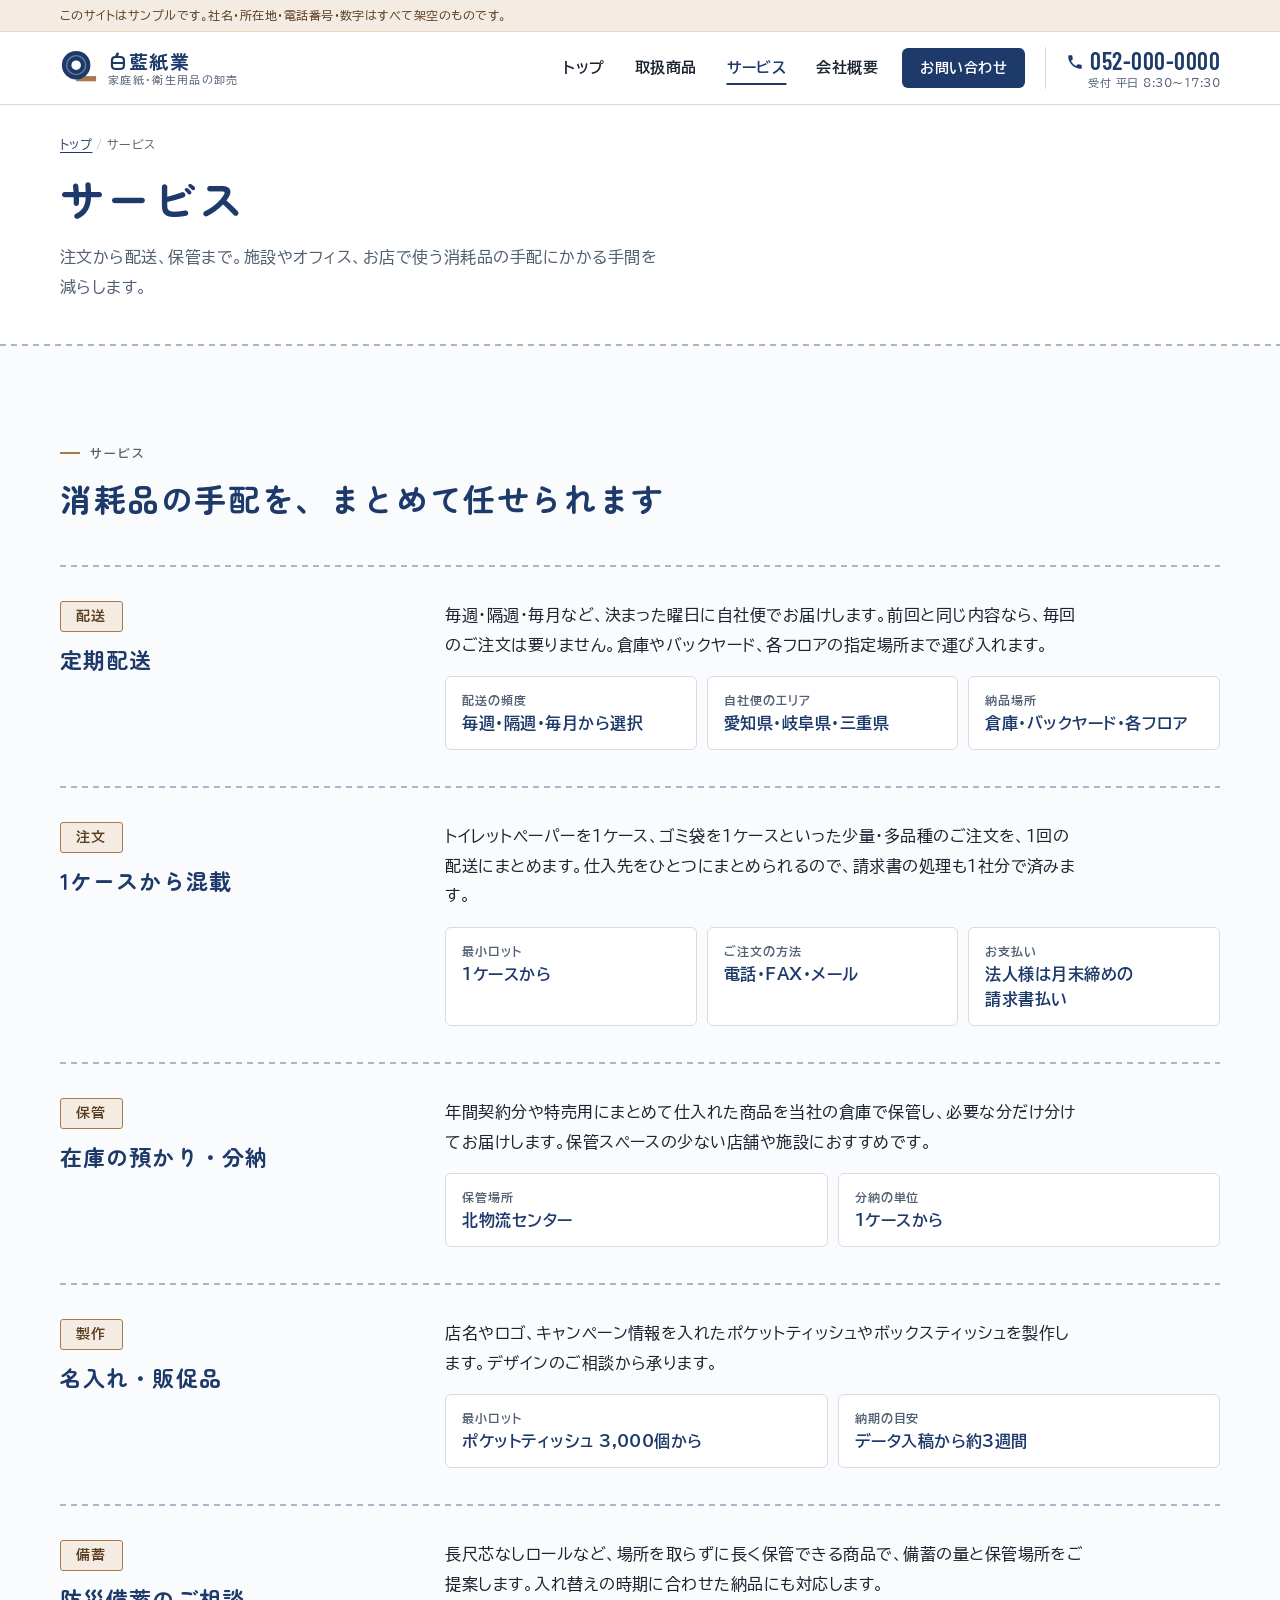
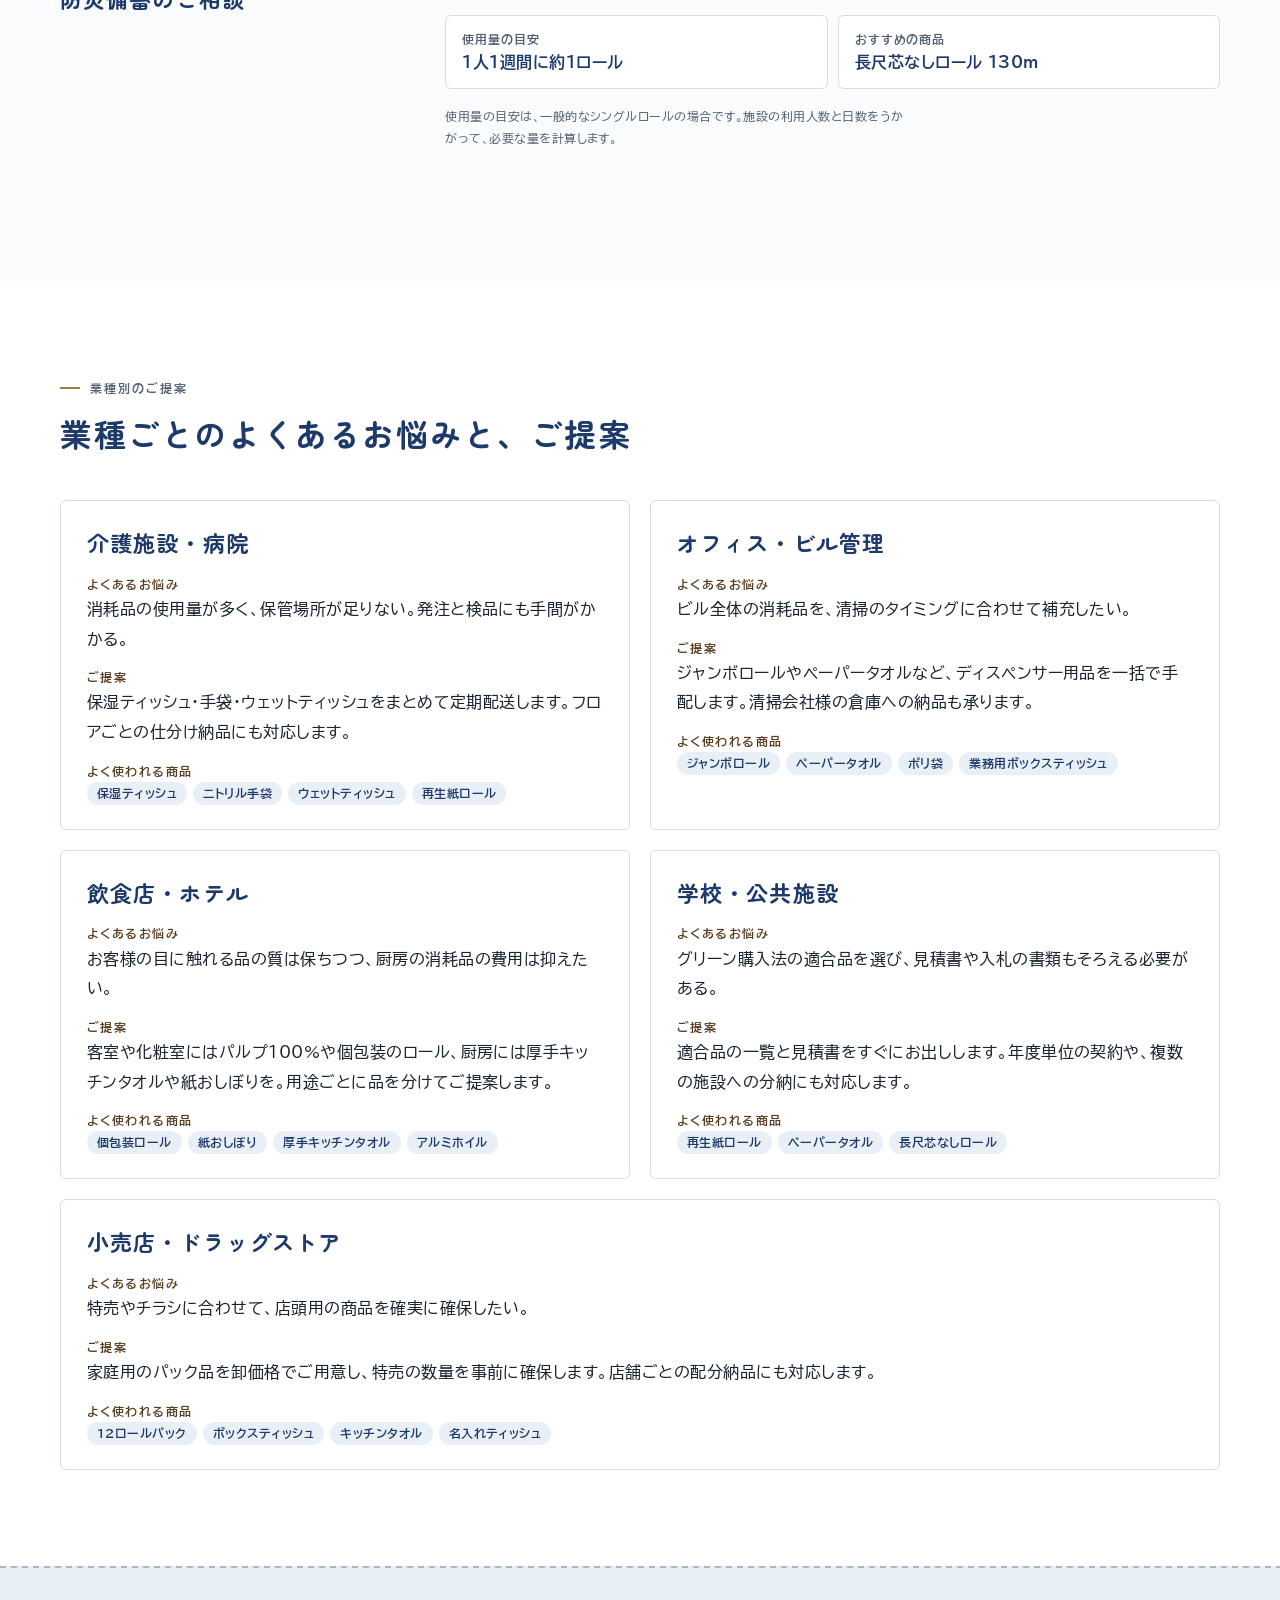
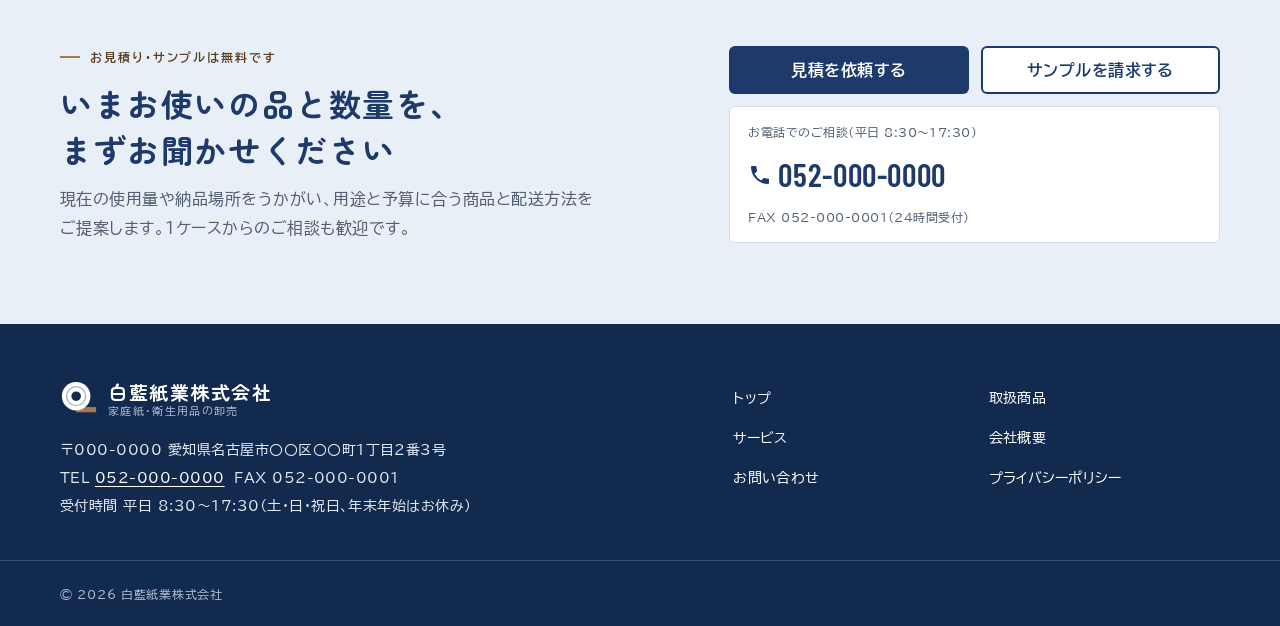
<file: service.html>
<!doctype html>
<html lang="ja">
<head>
<meta charset="utf-8">
<meta name="viewport" content="width=device-width, initial-scale=1, viewport-fit=cover">
<title>サービス｜白藍紙業株式会社</title>
<meta name="description" content="定期配送、1ケースからの混載、在庫の預かり・分納、名入れポケットティッシュ、防災備蓄のご相談。介護施設・オフィス・飲食店・学校・小売店ごとのご提案。">
<meta name="theme-color" content="#1d3a6b">
<meta name="robots" content="noindex, nofollow"><!-- サンプル公開中は検索に載せない。本番では削除 -->
<link rel="icon" href="img/favicon.svg" type="image/svg+xml">
<link rel="preconnect" href="https://fonts.googleapis.com">
<link rel="preconnect" href="https://fonts.gstatic.com" crossorigin>
<link rel="stylesheet" href="https://fonts.googleapis.com/css2?family=BIZ+UDPGothic:wght@400;700&family=Barlow+Condensed:wght@500;600&family=Zen+Maru+Gothic:wght@500;700&display=swap">
<link rel="stylesheet" href="css/style.css">
<script src="js/config.js" defer></script>
<script src="js/layout.js" defer></script>
</head>
<body>
<a class="skip-link" href="#main">本文へスキップ</a>
<header class="site-header" id="site-header" data-page="service" data-title="サービス"></header>

<main id="main">
  <div class="page-head">
    <div class="wrap">
      <nav aria-label="現在地">
        <ol class="breadcrumb"><li><a href="index.html">トップ</a></li><li aria-current="page">サービス</li></ol>
      </nav>
      <h1>サービス</h1>
      <p>注文から配送、保管まで。施設やオフィス、お店で使う消耗品の手配にかかる手間を減らします。</p>
    </div>
  </div>

  <section class="section" aria-labelledby="service-title">
    <div class="wrap">
      <div class="section-head">
        <p class="eyebrow">サービス</p>
        <h2 id="service-title">消耗品の手配を、まとめて任せられます</h2>
      </div>
      <div class="service-list">
        <article class="service-item" id="delivery">
          <div class="service-title"><span class="label-box">配送</span><h3>定期配送</h3></div>
          <div class="service-body">
            <p>毎週・隔週・毎月など、決まった曜日に自社便でお届けします。前回と同じ内容なら、毎回のご注文は要りません。倉庫やバックヤード、各フロアの指定場所まで運び入れます。</p>
            <dl class="fact-list">
              <div class="fact"><dt>配送の頻度</dt><dd>毎週・隔週・毎月から選択</dd></div>
              <div class="fact"><dt>自社便のエリア</dt><dd data-site="areas.0.area"></dd></div>
              <div class="fact"><dt>納品場所</dt><dd>倉庫・バックヤード・各フロア</dd></div>
            </dl>
          </div>
        </article>

        <article class="service-item" id="mixed">
          <div class="service-title"><span class="label-box">注文</span><h3>1ケースから混載</h3></div>
          <div class="service-body">
            <p>トイレットペーパーを1ケース、ゴミ袋を1ケースといった少量・多品種のご注文を、1回の配送にまとめます。仕入先をひとつにまとめられるので、請求書の処理も1社分で済みます。</p>
            <dl class="fact-list">
              <div class="fact"><dt>最小ロット</dt><dd>1ケースから</dd></div>
              <div class="fact"><dt>ご注文の方法</dt><dd>電話・FAX・メール</dd></div>
              <div class="fact"><dt>お支払い</dt><dd>法人様は月末締めの請求書払い</dd></div>
            </dl>
          </div>
        </article>

        <article class="service-item" id="storage">
          <div class="service-title"><span class="label-box">保管</span><h3>在庫の預かり・分納</h3></div>
          <div class="service-body">
            <p>年間契約分や特売用にまとめて仕入れた商品を当社の倉庫で保管し、必要な分だけ分けてお届けします。保管スペースの少ない店舗や施設におすすめです。</p>
            <dl class="fact-list">
              <div class="fact"><dt>保管場所</dt><dd data-site="bases.1.name"></dd></div>
              <div class="fact"><dt>分納の単位</dt><dd>1ケースから</dd></div>
            </dl>
          </div>
        </article>

        <article class="service-item" id="print">
          <div class="service-title"><span class="label-box">製作</span><h3>名入れ・販促品</h3></div>
          <div class="service-body">
            <p>店名やロゴ、キャンペーン情報を入れたポケットティッシュやボックスティッシュを製作します。デザインのご相談から承ります。</p>
            <dl class="fact-list">
              <div class="fact"><dt>最小ロット</dt><dd>ポケットティッシュ 3,000個から</dd></div>
              <div class="fact"><dt>納期の目安</dt><dd>データ入稿から約3週間</dd></div>
            </dl>
          </div>
        </article>

        <article class="service-item" id="stockpile">
          <div class="service-title"><span class="label-box">備蓄</span><h3>防災備蓄のご相談</h3></div>
          <div class="service-body">
            <p>長尺芯なしロールなど、場所を取らずに長く保管できる商品で、備蓄の量と保管場所をご提案します。入れ替えの時期に合わせた納品にも対応します。</p>
            <dl class="fact-list">
              <div class="fact"><dt>使用量の目安</dt><dd>1人1週間に約1ロール</dd></div>
              <div class="fact"><dt>おすすめの商品</dt><dd>長尺芯なしロール 130m</dd></div>
            </dl>
            <p class="note">使用量の目安は、一般的なシングルロールの場合です。施設の利用人数と日数をうかがって、必要な量を計算します。</p>
          </div>
        </article>
      </div>
    </div>
  </section>

  <section class="section section-white" aria-labelledby="industry-title">
    <div class="wrap">
      <div class="section-head">
        <p class="eyebrow">業種別のご提案</p>
        <h2 id="industry-title">業種ごとのよくあるお悩みと、ご提案</h2>
      </div>
      <div class="industry-cards">
        <article class="industry-card" id="care">
          <h3>介護施設・病院</h3>
          <dl>
            <div><dt>よくあるお悩み</dt><dd>消耗品の使用量が多く、保管場所が足りない。発注と検品にも手間がかかる。</dd></div>
            <div><dt>ご提案</dt><dd>保湿ティッシュ・手袋・ウェットティッシュをまとめて定期配送します。フロアごとの仕分け納品にも対応します。</dd></div>
            <div><dt>よく使われる商品</dt><dd class="chips"><span class="chip">保湿ティッシュ</span><span class="chip">ニトリル手袋</span><span class="chip">ウェットティッシュ</span><span class="chip">再生紙ロール</span></dd></div>
          </dl>
        </article>
        <article class="industry-card" id="office">
          <h3>オフィス・ビル管理</h3>
          <dl>
            <div><dt>よくあるお悩み</dt><dd>ビル全体の消耗品を、清掃のタイミングに合わせて補充したい。</dd></div>
            <div><dt>ご提案</dt><dd>ジャンボロールやペーパータオルなど、ディスペンサー用品を一括で手配します。清掃会社様の倉庫への納品も承ります。</dd></div>
            <div><dt>よく使われる商品</dt><dd class="chips"><span class="chip">ジャンボロール</span><span class="chip">ペーパータオル</span><span class="chip">ポリ袋</span><span class="chip">業務用ボックスティッシュ</span></dd></div>
          </dl>
        </article>
        <article class="industry-card" id="hospitality">
          <h3>飲食店・ホテル</h3>
          <dl>
            <div><dt>よくあるお悩み</dt><dd>お客様の目に触れる品の質は保ちつつ、厨房の消耗品の費用は抑えたい。</dd></div>
            <div><dt>ご提案</dt><dd>客室や化粧室にはパルプ100%や個包装のロール、厨房には厚手キッチンタオルや紙おしぼりを。用途ごとに品を分けてご提案します。</dd></div>
            <div><dt>よく使われる商品</dt><dd class="chips"><span class="chip">個包装ロール</span><span class="chip">紙おしぼり</span><span class="chip">厚手キッチンタオル</span><span class="chip">アルミホイル</span></dd></div>
          </dl>
        </article>
        <article class="industry-card" id="public">
          <h3>学校・公共施設</h3>
          <dl>
            <div><dt>よくあるお悩み</dt><dd>グリーン購入法の適合品を選び、見積書や入札の書類もそろえる必要がある。</dd></div>
            <div><dt>ご提案</dt><dd>適合品の一覧と見積書をすぐにお出しします。年度単位の契約や、複数の施設への分納にも対応します。</dd></div>
            <div><dt>よく使われる商品</dt><dd class="chips"><span class="chip">再生紙ロール</span><span class="chip">ペーパータオル</span><span class="chip">長尺芯なしロール</span></dd></div>
          </dl>
        </article>
        <article class="industry-card" id="retail">
          <h3>小売店・ドラッグストア</h3>
          <dl>
            <div><dt>よくあるお悩み</dt><dd>特売やチラシに合わせて、店頭用の商品を確実に確保したい。</dd></div>
            <div><dt>ご提案</dt><dd>家庭用のパック品を卸価格でご用意し、特売の数量を事前に確保します。店舗ごとの配分納品にも対応します。</dd></div>
            <div><dt>よく使われる商品</dt><dd class="chips"><span class="chip">12ロールパック</span><span class="chip">ボックスティッシュ</span><span class="chip">キッチンタオル</span><span class="chip">名入れティッシュ</span></dd></div>
          </dl>
        </article>
      </div>
    </div>
  </section>

  <section class="cta-band" data-render="cta" aria-label="お問い合わせのご案内"></section>
</main>

<footer class="site-footer" id="site-footer"></footer>
</body>
</html>
</file>
<file: css/style.css>
@charset "UTF-8";
/* =========================================================
   白藍紙業 ホームページ 共通スタイル
   Layout: 左揃えの1カラム基調（最大1160px）。紙の白の地に藍の文字を置き、
           段ボールのクラフト色はラベル部分だけに使う。区切り線はミシン目（破線）。
   ========================================================= */
:root {
  color-scheme: light;

  /* 色 */
  --paper: #fafbfc;        /* 地：紙の白 */
  --paper-deep: #eef2f6;   /* 一段沈んだ面 */
  --tissue: #ffffff;       /* カード・ヘッダー */
  --ai: #1d3a6b;           /* 藍：見出し・ボタン */
  --ai-deep: #132a4f;      /* 濃藍：ホバー・フッター */
  --ai-soft: #e9eff7;      /* 淡藍：背景面 */
  --on-ai: #ffffff;        /* 藍の上の文字 */
  --ink: #1b2532;          /* 本文 */
  --ink-sub: #526073;      /* 補足 */
  --line: #d5dce6;         /* 罫線 */
  --line-strong: #a9b6c8;  /* 強めの罫線・ミシン目 */
  --kraft: #a8794c;        /* クラフト（段ボール） */
  --kraft-tint: #f4ece2;   /* クラフトの淡色 */
  --kraft-ink: #5b3e22;    /* クラフト上の文字 */
  --eco: #2f6b3f;          /* 環境ラベルの文字 */
  --eco-line: #b4d0bb;
  --focus: #2e63c4;
  --danger: #b42318;
  --danger-tint: #fdf0ee;
  --on-deep: #e2e9f3;      /* 濃藍の上の文字 */
  --on-deep-sub: #aebcd1;
  --deep-line: rgba(255, 255, 255, 0.16);
  --emboss: #e3e9f2;       /* 白地のエンボス点 */
  --emboss-soft: #d6e0ed;  /* 淡藍地のエンボス点 */
  --shadow: rgba(19, 42, 79, 0.1);

  /* イラスト */
  --art-stroke: #6b7f9b;
  --art-side: #dbe4ef;
  --art-hole: #c9d4e2;
  --kraft-side: #ead9c4;
  --kraft-tape: #c9a57f;

  /* 文字 */
  --font-display: "Zen Maru Gothic", "Hiragino Maru Gothic ProN", "Hiragino Sans", "Yu Gothic", sans-serif;
  --font-body: "BIZ UDPGothic", "Hiragino Sans", "Yu Gothic", "Meiryo", sans-serif;
  --font-num: "Barlow Condensed", "Zen Maru Gothic", "Hiragino Sans", sans-serif;

  --fs-xs: 0.75rem;
  --fs-sm: 0.875rem;
  --fs-base: 1rem;
  --fs-md: 1.125rem;
  --fs-lg: 1.375rem;
  --fs-xl: clamp(1.5rem, 1.2rem + 1.2vw, 2rem);
  --fs-2xl: clamp(1.875rem, 1.3rem + 2.4vw, 2.75rem);
  --fs-hero: clamp(2.125rem, 1.4rem + 3.2vw, 3.5rem);

  /* 寸法 */
  --gutter: clamp(16px, 4vw, 40px);
  --max: 1160px;
  --radius: 6px;
  --header-h: 72px;
  --perf: repeating-linear-gradient(90deg, var(--line-strong) 0 6px, transparent 6px 11px);
  --perf-v: repeating-linear-gradient(180deg, var(--line-strong) 0 6px, transparent 6px 11px);
}

/* ---------- 基本 ---------- */
*, *::before, *::after { box-sizing: border-box; }
html {
  -webkit-text-size-adjust: 100%;
  text-size-adjust: 100%;
  scroll-padding-top: calc(var(--header-h) + 16px);
}
body {
  margin: 0;
  background: var(--paper);
  color: var(--ink);
  font-family: var(--font-body);
  font-size: var(--fs-base);
  line-height: 1.85;
  letter-spacing: 0.03em;
  overflow-wrap: break-word;
  line-break: strict;
}
img { max-width: 100%; height: auto; display: block; }
a { color: var(--ai); text-underline-offset: 0.22em; text-decoration-thickness: 1px; }
a:hover { color: var(--ai-deep); text-decoration-thickness: 2px; }
:focus-visible { outline: 3px solid var(--focus); outline-offset: 3px; }
h1, h2, h3, h4 {
  margin: 0;
  font-family: var(--font-display);
  font-weight: 700;
  color: var(--ai);
  line-height: 1.45;
  letter-spacing: 0.05em;
  text-wrap: balance;
  word-break: auto-phrase; /* 日本語を文節で改行（対応ブラウザのみ） */
}
p, dl, dd, figure, address { margin: 0; }
ul, ol { margin: 0; padding: 0; list-style: none; }
address { font-style: normal; }
button, input, select, textarea { font: inherit; color: inherit; letter-spacing: inherit; }
[hidden] { display: none !important; }

@media (prefers-reduced-motion: reduce) {
  *, *::before, *::after {
    animation-duration: 0.01ms !important;
    animation-iteration-count: 1 !important;
    transition-duration: 0.01ms !important;
    scroll-behavior: auto !important;
  }
}

/* ---------- 共通部品 ---------- */
.wrap {
  width: 100%;
  max-width: calc(var(--max) + var(--gutter) * 2);
  margin-inline: auto;
  padding-inline: var(--gutter);
}
.visually-hidden {
  position: absolute !important;
  width: 1px; height: 1px;
  padding: 0; margin: -1px;
  overflow: hidden;
  clip: rect(0 0 0 0);
  white-space: nowrap;
  border: 0;
}
.skip-link {
  position: absolute;
  left: 12px; top: -80px;
  z-index: 100;
  padding: 8px 16px;
  background: var(--ai);
  color: var(--on-ai);
  border-radius: var(--radius);
  text-decoration: none;
}
.skip-link:focus { top: 12px; color: var(--on-ai); }

.eyebrow {
  display: flex;
  align-items: center;
  gap: 10px;
  font-size: var(--fs-xs);
  font-weight: 700;
  letter-spacing: 0.16em;
  color: var(--kraft-ink);
}
.eyebrow::before { content: ""; width: 20px; height: 2px; background: var(--kraft); flex-shrink: 0; }

.btn {
  display: inline-flex;
  align-items: center;
  justify-content: center;
  gap: 8px;
  min-height: 48px;
  padding: 10px 22px;
  border: 2px solid transparent;
  border-radius: var(--radius);
  font-weight: 700;
  font-size: var(--fs-base);
  line-height: 1.3;
  text-align: center;
  text-decoration: none;
  cursor: pointer;
  transition: background-color 0.15s, color 0.15s, border-color 0.15s;
}
.btn-primary { background: var(--ai); color: var(--on-ai); }
.btn-primary:hover { background: var(--ai-deep); color: var(--on-ai); }
.btn-ghost { background: var(--tissue); color: var(--ai); border-color: var(--ai); }
.btn-ghost:hover { background: var(--ai-soft); color: var(--ai-deep); }
.btn-sm { min-height: 40px; padding: 6px 16px; font-size: var(--fs-sm); }
.btn:disabled { opacity: 0.6; cursor: wait; }

.text-link {
  display: inline-flex;
  align-items: center;
  gap: 6px;
  font-weight: 700;
  text-decoration: none;
}
.text-link::after { content: "→"; transition: transform 0.15s; }
.text-link:hover { text-decoration: underline; }
.text-link:hover::after { transform: translateX(3px); }
.btn-row { display: flex; flex-wrap: wrap; justify-content: center; gap: 12px; }

.chip {
  display: inline-block;
  padding: 0 10px;
  border-radius: 999px;
  background: var(--ai-soft);
  color: var(--ai);
  font-size: var(--fs-xs);
  font-weight: 700;
  line-height: 1.9;
  white-space: nowrap;
}
.label-box {
  display: inline-grid;
  place-items: center;
  min-width: 4.5em;
  padding: 4px 10px;
  border: 1.5px solid var(--kraft);
  border-radius: 3px;
  background: var(--kraft-tint);
  color: var(--kraft-ink);
  font-size: var(--fs-sm);
  font-weight: 700;
  letter-spacing: 0.12em;
  line-height: 1.5;
  white-space: nowrap;
}

/* ---------- サンプル表示の帯 ---------- */
.sample-bar {
  background: var(--kraft-tint);
  color: var(--kraft-ink);
  font-size: var(--fs-xs);
  line-height: 1.6;
  border-bottom: 1px solid var(--kraft-side);
}
.sample-bar .wrap { padding-block: 6px; }

/* ---------- ヘッダー ---------- */
.site-header {
  position: sticky;
  top: env(safe-area-inset-top, 0px);
  z-index: 50;
  min-height: var(--header-h);
  background: var(--tissue);
  border-bottom: 1px solid var(--line);
}
.header-inner { display: flex; align-items: center; gap: 20px; min-height: var(--header-h); }

.logo { display: inline-flex; align-items: center; gap: 10px; color: var(--ai); text-decoration: none; flex-shrink: 0; }
.logo:hover { color: var(--ai); }
.logo-mark { width: 38px; height: 38px; flex-shrink: 0; display: block; }
.lm-sheet { fill: var(--kraft); }
.lm-roll { fill: var(--ai); }
.lm-ring { fill: none; stroke: var(--on-ai); stroke-opacity: 0.35; stroke-width: 1.5; }
.lm-core { fill: var(--paper); }
.logo-text { display: flex; flex-direction: column; line-height: 1.25; }
.logo-name { font-family: var(--font-display); font-weight: 700; font-size: 1.1875rem; letter-spacing: 0.08em; }
.logo-sub { font-size: 0.6875rem; color: var(--ink-sub); letter-spacing: 0.12em; }

.global-nav { margin-left: auto; display: flex; align-items: center; }
.global-nav ul { display: flex; align-items: center; gap: 2px; }
.global-nav a:not(.btn) {
  display: block;
  padding: 8px 14px;
  border-radius: var(--radius);
  color: var(--ink);
  font-weight: 700;
  font-size: 0.9375rem;
  text-decoration: none;
}
.global-nav a:not(.btn):hover { color: var(--ai); background: var(--ai-soft); }
.global-nav a[aria-current="page"]:not(.btn) {
  color: var(--ai);
  text-decoration: underline;
  text-decoration-thickness: 2px;
  text-underline-offset: 10px;
}
.global-nav li.nav-contact { margin-left: 8px; }
.nav-tel { display: none; }

.header-tel {
  display: flex;
  flex-direction: column;
  align-items: flex-end;
  padding-left: 20px;
  border-left: 1px solid var(--line);
  line-height: 1.2;
}
.tel-num {
  display: inline-flex;
  align-items: center;
  gap: 6px;
  color: var(--ai);
  font-family: var(--font-num);
  font-weight: 600;
  font-size: 1.5rem;
  letter-spacing: 0.02em;
  text-decoration: none;
  white-space: nowrap;
}
.tel-num:hover { color: var(--ai-deep); }
.icon-phone { width: 0.75em; height: 0.75em; flex-shrink: 0; display: block; }
.tel-hours { font-size: 0.6875rem; color: var(--ink-sub); white-space: nowrap; }
.header-call, .menu-toggle { display: none; }

@media (max-width: 1080px) {
  .header-tel { display: none; }
}

@media (max-width: 860px) {
  :root { --header-h: 60px; }
  .header-inner { gap: 8px; }
  .logo-mark { width: 32px; height: 32px; }
  .logo-name { font-size: 1.0625rem; }
  .header-call {
    display: inline-flex;
    align-items: center;
    justify-content: center;
    width: 44px; height: 44px;
    margin-left: auto;
    border: 1px solid var(--line);
    border-radius: var(--radius);
    color: var(--ai);
  }
  .header-call .icon-phone { width: 20px; height: 20px; }
  .menu-toggle {
    display: inline-flex;
    flex-direction: column;
    align-items: center;
    justify-content: center;
    gap: 9px;
    width: 52px; height: 44px;
    padding: 6px 0 0;
    border: 1px solid var(--line);
    border-radius: var(--radius);
    background: var(--tissue);
    color: var(--ai);
    cursor: pointer;
  }
  .menu-bars, .menu-bars::before, .menu-bars::after {
    display: block;
    width: 20px; height: 2px;
    border-radius: 1px;
    background: currentColor;
    transition: transform 0.2s, background-color 0.2s;
  }
  .menu-bars { position: relative; }
  .menu-bars::before, .menu-bars::after { content: ""; position: absolute; left: 0; }
  .menu-bars::before { top: -6px; }
  .menu-bars::after { top: 6px; }
  .menu-toggle[aria-expanded="true"] .menu-bars { background: transparent; }
  .menu-toggle[aria-expanded="true"] .menu-bars::before { transform: translateY(6px) rotate(45deg); }
  .menu-toggle[aria-expanded="true"] .menu-bars::after { transform: translateY(-6px) rotate(-45deg); }
  .menu-label { font-size: 0.625rem; font-weight: 700; line-height: 1; letter-spacing: 0.04em; }

  .global-nav {
    display: none;
    position: absolute;
    left: 0; right: 0; top: 100%;
    flex-direction: column;
    align-items: stretch;
    max-height: calc(100vh - var(--header-h));
    overflow-y: auto;
    padding: 4px var(--gutter) 20px;
    background: var(--tissue);
    border-bottom: 1px solid var(--line);
    box-shadow: 0 12px 24px var(--shadow);
  }
  .global-nav.is-open { display: flex; }
  .global-nav ul { flex-direction: column; align-items: stretch; gap: 0; }
  .global-nav li { border-bottom: 1px dashed var(--line); }
  .global-nav a:not(.btn) { padding: 14px 4px; font-size: var(--fs-base); }
  .global-nav a[aria-current="page"]:not(.btn) { text-underline-offset: 6px; }
  .global-nav li.nav-contact { margin: 16px 0 0; border-bottom: 0; }
  .nav-contact .btn { width: 100%; min-height: 48px; font-size: var(--fs-base); }
  .nav-tel {
    display: flex;
    flex-direction: column;
    align-items: flex-start;
    gap: 2px;
    margin-top: 16px;
    padding: 12px 14px;
    background: var(--ai-soft);
    border-radius: var(--radius);
  }
  .nav-tel-label { font-size: var(--fs-xs); color: var(--ink-sub); }
}

/* ---------- フッター ---------- */
.site-footer { background: var(--ai-deep); color: var(--on-deep); }
.site-footer a { color: var(--on-ai); }
.site-footer :focus-visible { outline-color: var(--on-ai); }
.footer-inner {
  display: grid;
  grid-template-columns: minmax(0, 1.3fr) minmax(0, 1fr);
  gap: 40px;
  padding-block: 56px 40px;
}
.footer-company { display: grid; gap: 18px; align-content: start; }
.site-footer .logo { color: var(--on-ai); }
.site-footer .logo-sub { color: var(--on-deep-sub); }
.site-footer .lm-roll { fill: var(--on-ai); }
.site-footer .lm-ring { stroke: var(--ai-deep); }
.site-footer .lm-core { fill: var(--ai-deep); }
.footer-company address { font-size: var(--fs-sm); line-height: 2; color: var(--on-deep); }
.footer-nav ul { display: grid; grid-template-columns: repeat(2, minmax(0, 1fr)); gap: 2px 24px; }
.footer-nav a { display: inline-block; padding: 6px 0; font-size: var(--fs-sm); text-decoration: none; }
.footer-nav a:hover { text-decoration: underline; color: var(--on-ai); }
.footer-bottom { border-top: 1px solid var(--deep-line); }
.footer-bottom .wrap { padding-block: 18px; }
.footer-bottom small { font-size: var(--fs-xs); color: var(--on-deep-sub); letter-spacing: 0.06em; }

@media (max-width: 720px) {
  .footer-inner { grid-template-columns: 1fr; gap: 28px; padding-block: 40px 28px; }
}

/* ---------- 下層ページの見出し ---------- */
.page-head {
  background: var(--tissue) var(--perf) bottom left / 100% 2px no-repeat;
}
.page-head .wrap { display: grid; gap: 12px; padding-block: 28px 44px; }
.page-head h1 { font-size: var(--fs-2xl); }
.page-head p { max-width: 42em; color: var(--ink-sub); word-break: auto-phrase; }
.breadcrumb { display: flex; flex-wrap: wrap; gap: 4px; font-size: var(--fs-xs); color: var(--ink-sub); }
.breadcrumb li + li::before { content: "/"; margin-right: 4px; color: var(--line-strong); }

/* ---------- セクション ---------- */
.section { padding-block: clamp(56px, 8vw, 96px); }
.section-white { background: var(--tissue); }
.section-head { display: grid; gap: 10px; align-content: start; max-width: 44em; margin-bottom: clamp(28px, 4vw, 44px); }
.section-head h2 { font-size: var(--fs-xl); }
.section-head p { color: var(--ink-sub); }
.section-head-row {
  display: flex;
  flex-wrap: wrap;
  align-items: flex-end;
  justify-content: space-between;
  gap: 12px 24px;
  margin-bottom: clamp(28px, 4vw, 44px);
}
.section-head-row .section-head { margin-bottom: 0; }

/* ---------- お問い合わせ帯（layout.js が描画）---------- */
.cta-band { background: var(--ai-soft) var(--perf) top left / 100% 2px no-repeat; }
.cta-inner {
  display: grid;
  grid-template-columns: minmax(0, 1.25fr) minmax(0, 1fr);
  gap: 32px 56px;
  align-items: center;
  padding-block: clamp(48px, 7vw, 80px);
}
.cta-copy { display: grid; gap: 12px; }
.cta-copy h2 { font-size: var(--fs-xl); }
.cta-copy p:last-child { color: var(--ink-sub); max-width: 34em; }
.cta-actions { display: grid; grid-template-columns: repeat(2, minmax(0, 1fr)); gap: 12px; }
.cta-tel {
  grid-column: 1 / -1;
  display: grid;
  gap: 2px;
  padding: 14px 18px;
  background: var(--tissue);
  border: 1px solid var(--line);
  border-radius: var(--radius);
}
.cta-tel-label, .cta-fax { font-size: var(--fs-xs); color: var(--ink-sub); }
.cta-tel .tel-num { font-size: 2rem; }

@media (max-width: 800px) {
  .cta-inner { grid-template-columns: 1fr; }
}
@media (max-width: 420px) {
  .cta-actions { grid-template-columns: 1fr; }
}

/* ---------- 商品イラスト（products.js が描画）---------- */
.art { display: block; width: 100%; height: 100%; }
.art .p { fill: var(--tissue); stroke: var(--art-stroke); stroke-width: 1.5; stroke-linejoin: round; }
.art .s { fill: var(--art-side); stroke: var(--art-stroke); stroke-width: 1.5; stroke-linejoin: round; }
.art .t { fill: var(--ai-soft); stroke: var(--art-stroke); stroke-width: 1.5; stroke-linejoin: round; }
.art .c { fill: var(--kraft); }
.art .h { fill: var(--art-hole); }
.art .b { fill: var(--ai); }
.art .bk { fill: var(--kraft); }
.art .w { fill: var(--tissue); }
.art .k { fill: var(--kraft-tint); stroke: var(--kraft); stroke-width: 1.5; stroke-linejoin: round; }
.art .ks { fill: var(--kraft-side); stroke: var(--kraft); stroke-width: 1.5; stroke-linejoin: round; }
.art .kt { fill: var(--kraft-tape); }
.art .l { fill: none; stroke: var(--art-stroke); stroke-width: 1.5; stroke-linecap: round; }
.art .d { fill: none; stroke: var(--art-stroke); stroke-width: 1.2; stroke-dasharray: 3 3; }
.art .r { fill: none; stroke: var(--line); stroke-width: 1; }
.art .f { fill: var(--tissue); fill-opacity: 0.7; stroke: var(--art-stroke); stroke-width: 1.5; }
.art .sl { fill: none; stroke: var(--art-hole); stroke-width: 4; stroke-linecap: round; }

/* =========================================================
   トップページ
   ========================================================= */

/* ---------- ヒーロー ---------- */
.hero { background: var(--tissue); }
.hero-inner {
  display: grid;
  grid-template-columns: minmax(0, 1.1fr) minmax(0, 0.9fr);
  gap: clamp(36px, 6vw, 80px);
  align-items: start;
  padding-block: clamp(40px, 6vw, 80px) clamp(56px, 8vw, 96px);
}
.hero-copy { display: grid; gap: 22px; align-content: start; padding-top: clamp(0px, 2vw, 24px); }
.hero h1 { font-size: var(--fs-hero); line-height: 1.32; letter-spacing: 0.06em; }
.hero-lead { font-size: var(--fs-md); line-height: 1.95; max-width: 31em; }
.hero-actions { display: flex; flex-wrap: wrap; gap: 12px; }
.hero-points { display: flex; flex-wrap: wrap; gap: 6px 20px; font-size: var(--fs-sm); color: var(--ink-sub); }
.hero-points li { display: inline-flex; align-items: center; gap: 8px; }
.hero-points li::before {
  content: "";
  width: 6px; height: 11px;
  margin: -3px 2px 0;
  border: solid var(--kraft);
  border-width: 0 2px 2px 0;
  transform: rotate(45deg);
  flex-shrink: 0;
}

/* ロールから伸びた紙面（ミシン目で区切った3枚に数字を載せる） */
.paper-run { position: relative; padding-left: 18px; filter: drop-shadow(0 16px 22px var(--shadow)); }
.roll {
  position: relative;
  z-index: 2;
  height: 76px;
  background: linear-gradient(180deg, var(--tissue) 0%, var(--tissue) 45%, var(--paper-deep) 100%);
  border: 1.5px solid var(--line-strong);
  border-left: 0;
  border-radius: 0 20px 20px 0 / 0 38px 38px 0;
}
.roll::before { /* 左端の切り口 */
  content: "";
  position: absolute;
  left: -18px; top: -1.5px; bottom: -1.5px;
  width: 36px;
  background: var(--tissue);
  border: 1.5px solid var(--line-strong);
  border-radius: 50%;
  box-shadow: inset 0 0 0 8px var(--tissue), inset 0 0 0 9px var(--line);
}
.roll::after { /* 芯 */
  content: "";
  position: absolute;
  left: -7px; top: 50%;
  width: 14px; height: 30px;
  transform: translateY(-50%);
  background: var(--paper-deep);
  border: 3px solid var(--kraft);
  border-radius: 50%;
}
.sheets {
  position: relative;
  z-index: 1;
  margin: -12px 6px 0 0;
  padding-top: 12px;
  background: radial-gradient(circle, var(--emboss) 1.1px, transparent 1.5px) 0 0 / 14px 14px, var(--tissue);
  border: 1.5px solid var(--line-strong);
  border-top: 0;
  animation: unroll 1.2s cubic-bezier(0.22, 0.8, 0.24, 1) 0.2s both;
}
@keyframes unroll {
  from { clip-path: inset(0 0 62% 0); }
  to { clip-path: inset(0 0 0 0); }
}
.sheet { display: grid; gap: 6px; padding: 24px 28px; }
.sheet + .sheet { background: var(--perf) top left / 100% 2px no-repeat; }
.sheet dt { font-size: var(--fs-xs); font-weight: 700; letter-spacing: 0.16em; color: var(--kraft-ink); }
.sheet dd { display: flex; flex-wrap: wrap; align-items: baseline; gap: 4px 12px; }
.sheet-num {
  font-family: var(--font-num);
  font-weight: 600;
  font-size: clamp(2.75rem, 2.1rem + 2.2vw, 3.75rem);
  line-height: 1;
  color: var(--ai);
  letter-spacing: 0.01em;
}
.sheet-unit { font-size: var(--fs-sm); font-weight: 700; color: var(--ink-sub); }
.hero-note { margin-top: 14px; padding-left: 18px; font-size: var(--fs-xs); color: var(--ink-sub); }

@media (max-width: 860px) {
  .hero-inner { grid-template-columns: 1fr; }
  .hero-paper { width: 100%; max-width: 520px; }
}
@media (max-width: 480px) {
  .sheet { padding: 18px 20px; }
  .hero-actions .btn { flex: 1 1 100%; }
}

/* ---------- 取扱カテゴリ ---------- */
.cat-grid { display: grid; grid-template-columns: repeat(3, minmax(0, 1fr)); gap: 16px; }
.cat-card {
  display: grid;
  grid-template-columns: 116px minmax(0, 1fr);
  gap: 16px;
  align-items: center;
  height: 100%;
  padding: 14px 18px 14px 14px;
  background: var(--tissue);
  border: 1px solid var(--line);
  border-radius: var(--radius);
  color: var(--ink);
  text-decoration: none;
  transition: border-color 0.15s, box-shadow 0.15s;
}
.cat-card:hover { color: var(--ink); border-color: var(--ai); box-shadow: 0 6px 16px var(--shadow); }
.cat-art {
  display: block;
  aspect-ratio: 4 / 3;
  max-width: 100%;
  background: radial-gradient(circle, var(--emboss-soft) 1px, transparent 1.4px) 0 0 / 12px 12px, var(--ai-soft);
  border-radius: 4px;
}
.cat-text { display: grid; gap: 4px; }
.cat-name { font-family: var(--font-display); font-weight: 700; font-size: var(--fs-md); line-height: 1.4; color: var(--ai); }
.cat-lead { font-size: var(--fs-sm); line-height: 1.7; color: var(--ink-sub); }
.cat-count { font-size: var(--fs-xs); font-weight: 700; color: var(--kraft-ink); }

@media (max-width: 980px) {
  .cat-grid { grid-template-columns: repeat(2, minmax(0, 1fr)); }
}
@media (max-width: 620px) {
  .cat-grid { grid-template-columns: 1fr; }
  .cat-card { grid-template-columns: 96px minmax(0, 1fr); }
}

/* ---------- 選ばれる理由 ---------- */
.reason-grid { display: grid; grid-template-columns: repeat(2, minmax(0, 1fr)); gap: 0 56px; }
.reason {
  display: grid;
  grid-template-columns: auto minmax(0, 1fr);
  gap: 8px 20px;
  align-content: start;
  padding-block: 28px 32px;
  background: var(--perf) top left / 100% 2px no-repeat;
}
.reason { grid-template-columns: 6.25em minmax(0, 1fr); }
.reason .label-box { grid-row: 1 / span 2; align-self: start; width: 100%; margin-top: 3px; }
.reason h3 { font-size: var(--fs-lg); line-height: 1.5; }
.reason p { color: var(--ink-sub); }

@media (max-width: 760px) {
  .reason-grid { grid-template-columns: 1fr; }
  .reason { grid-template-columns: 1fr; }
  .reason .label-box { grid-row: auto; justify-self: start; width: auto; }
}

/* ---------- 業種別のご提案（一覧） ---------- */
.industry-list { border-top: 1px solid var(--line); }
.industry-row {
  display: grid;
  grid-template-columns: 13em minmax(0, 1fr) minmax(0, 0.9fr) auto;
  gap: 8px 28px;
  align-items: center;
  padding: 20px 8px;
  border-bottom: 1px solid var(--line);
  color: var(--ink);
  text-decoration: none;
}
.industry-row::after { content: "→"; color: var(--ai); font-weight: 700; transition: transform 0.15s; }
.industry-row:hover { background: var(--tissue); color: var(--ink); }
.industry-row:hover::after { transform: translateX(4px); }
.industry-row h3 { font-size: var(--fs-md); }
.industry-row p { font-size: var(--fs-sm); color: var(--ink-sub); }
.chips { display: flex; flex-wrap: wrap; gap: 6px; }

@media (max-width: 960px) {
  .industry-row { grid-template-columns: minmax(0, 1fr) auto; }
  .industry-row h3, .industry-row p, .industry-row .chips { grid-column: 1; }
  .industry-row::after { grid-column: 2; grid-row: 1 / span 3; }
}

/* ---------- 取引の流れ ---------- */
.flow { display: grid; grid-template-columns: repeat(5, minmax(0, 1fr)); }
.flow-step { display: grid; gap: 10px; align-content: start; padding-right: 20px; }
.flow-num {
  display: flex;
  align-items: center;
  gap: 12px;
  font-family: var(--font-num);
  font-weight: 600;
  font-size: 2.5rem;
  line-height: 1;
  color: var(--ai);
}
.flow-num::after { content: ""; flex: 1; height: 2px; background: var(--perf); }
.flow-step:last-child .flow-num::after { visibility: hidden; }
.flow-step h3 { font-size: var(--fs-md); }
.flow-step p { font-size: var(--fs-sm); line-height: 1.75; color: var(--ink-sub); }

@media (max-width: 960px) {
  .flow { grid-template-columns: 1fr; }
  .flow-step { grid-template-columns: 48px minmax(0, 1fr); column-gap: 18px; row-gap: 4px; padding-right: 0; }
  .flow-num {
    grid-row: 1 / span 2;
    flex-direction: column;
    align-items: center;
    align-self: stretch;
    gap: 8px;
    font-size: 2.25rem;
  }
  .flow-num::after { width: 2px; height: auto; min-height: 16px; background: var(--perf-v); }
  .flow-step p { padding-bottom: 28px; }
  .flow-step:last-child p { padding-bottom: 0; }
}

/* ---------- お知らせ ---------- */
.news-layout { display: grid; grid-template-columns: minmax(0, 0.75fr) minmax(0, 2.25fr); gap: 24px 48px; align-items: start; }
.news-layout .section-head { margin-bottom: 0; }
.news-list { border-top: 1px solid var(--line); }
.news-item {
  display: grid;
  grid-template-columns: 6.5em 6em minmax(0, 1fr);
  gap: 4px 16px;
  align-items: baseline;
  padding-block: 16px;
  border-bottom: 1px solid var(--line);
}
.news-item time {
  font-family: var(--font-num);
  font-size: 1.0625rem;
  font-weight: 500;
  letter-spacing: 0.04em;
  color: var(--ink-sub);
  font-variant-numeric: tabular-nums;
}
.news-tag {
  justify-self: start;
  padding: 0 8px;
  border: 1px solid var(--kraft);
  border-radius: 3px;
  background: var(--kraft-tint);
  color: var(--kraft-ink);
  font-size: var(--fs-xs);
  font-weight: 700;
  line-height: 1.8;
  white-space: nowrap;
}
.news-title { font-weight: 700; word-break: auto-phrase; }

@media (max-width: 760px) {
  .news-layout { grid-template-columns: 1fr; }
}
@media (max-width: 560px) {
  .news-item { grid-template-columns: auto minmax(0, 1fr); }
  .news-title { grid-column: 1 / -1; }
}

/* =========================================================
   取扱商品
   ========================================================= */
.catalog { padding-block: 40px 88px; }
.catalog-note {
  margin-bottom: 28px;
  padding: 14px 18px;
  background: var(--kraft-tint);
  border: 1px solid var(--kraft-side);
  border-radius: var(--radius);
  color: var(--kraft-ink);
  font-size: var(--fs-sm);
}
.catalog-tools { display: grid; gap: 16px; margin-bottom: 24px; }
.cat-tabs { display: flex; flex-wrap: wrap; gap: 8px; }
.cat-tab {
  display: inline-flex;
  align-items: center;
  gap: 8px;
  min-height: 40px;
  padding: 6px 14px;
  border: 1px solid var(--line-strong);
  border-radius: 999px;
  background: var(--tissue);
  color: var(--ink);
  font-weight: 700;
  font-size: var(--fs-sm);
  cursor: pointer;
}
.cat-tab:hover { border-color: var(--ai); color: var(--ai); }
.cat-tab[aria-pressed="true"] { background: var(--ai); border-color: var(--ai); color: var(--on-ai); }
.cat-tab .count { font-family: var(--font-num); font-weight: 600; font-size: 0.9375rem; opacity: 0.75; }
.tool-row { display: flex; flex-wrap: wrap; align-items: flex-end; gap: 12px 16px; }
.tool-field { display: grid; gap: 4px; min-width: 0; }
.tool-field label { font-size: var(--fs-xs); font-weight: 700; letter-spacing: 0.06em; color: var(--ink-sub); }
.tool-search { flex: 1 1 280px; }
.tool-use { flex: 0 1 240px; }
.result-count { margin-left: auto; padding-bottom: 12px; font-size: var(--fs-sm); color: var(--ink-sub); font-variant-numeric: tabular-nums; }

.input {
  width: 100%;
  min-height: 48px;
  padding: 10px 12px;
  border: 1px solid var(--line-strong);
  border-radius: var(--radius);
  background: var(--tissue);
  color: var(--ink);
}
.input:focus { border-color: var(--ai); }
textarea.input { min-height: 168px; line-height: 1.7; resize: vertical; }

.product-grid { display: grid; grid-template-columns: repeat(auto-fill, minmax(min(100%, 264px), 1fr)); gap: 20px; }
.product-card {
  display: flex;
  flex-direction: column;
  background: var(--tissue);
  border: 1px solid var(--line);
  border-radius: var(--radius);
  overflow: hidden;
}
.product-media {
  position: relative;
  aspect-ratio: 4 / 3;
  max-width: 100%;
  background: radial-gradient(circle, var(--emboss-soft) 1px, transparent 1.4px) 0 0 / 14px 14px, var(--ai-soft);
}
.product-media img { width: 100%; height: 100%; object-fit: cover; }
.product-tags { position: absolute; left: 10px; right: 10px; top: 10px; display: flex; flex-wrap: wrap; gap: 4px; }
.tag {
  display: inline-block;
  padding: 0 8px;
  border: 1px solid var(--line-strong);
  border-radius: 3px;
  background: var(--tissue);
  color: var(--ai);
  font-size: 0.6875rem;
  font-weight: 700;
  line-height: 1.8;
  white-space: nowrap;
}
.tag-eco { color: var(--eco); border-color: var(--eco-line); }

/* 段ボール側面の表示（品番・品名・規格・入数）を模したラベル */
.case-label {
  flex: 1;
  display: flex;
  flex-direction: column;
  gap: 10px;
  padding: 16px 16px 18px;
  background: var(--perf) top left / 100% 2px no-repeat, var(--kraft-tint);
}
.case-id {
  display: flex;
  justify-content: space-between;
  gap: 8px;
  font-family: var(--font-num);
  font-weight: 600;
  font-size: 0.9375rem;
  letter-spacing: 0.08em;
  line-height: 1.4;
  color: var(--kraft-ink);
}
.case-name { font-size: var(--fs-md); line-height: 1.5; color: var(--ink); }
.case-specs { border: 1.5px solid var(--kraft); border-radius: 2px; background: var(--tissue); }
.case-specs > div { display: grid; grid-template-columns: 2.8em minmax(0, 1fr); gap: 10px; padding: 7px 10px; }
.case-specs > div + div { border-top: 1px solid var(--kraft); }
.case-specs dt { padding-top: 2px; font-size: var(--fs-xs); font-weight: 700; letter-spacing: 0.1em; color: var(--kraft-ink); }
.case-specs dd { font-size: var(--fs-sm); line-height: 1.6; word-break: auto-phrase; }
.case-qty { display: flex; align-items: baseline; gap: 6px; margin-top: 2px; }
.case-qty .num { font-family: var(--font-num); font-weight: 600; font-size: 1.75rem; line-height: 1; color: var(--kraft-ink); }
.case-qty .u { font-size: var(--fs-xs); font-weight: 700; color: var(--kraft-ink); }
.case-actions { display: grid; grid-template-columns: 1fr 1fr; gap: 8px; margin-top: auto; padding-top: 4px; }
.case-actions .btn { min-height: 42px; padding: 6px 10px; font-size: var(--fs-sm); }

@media (max-width: 600px) {
  .product-media { aspect-ratio: 16 / 9; }
}

.catalog-empty {
  display: grid;
  gap: 12px;
  justify-items: center;
  padding: 40px 24px;
  border: 1px dashed var(--line-strong);
  border-radius: var(--radius);
  color: var(--ink-sub);
  text-align: center;
}

/* 詳細ダイアログ */
.product-dialog {
  width: min(880px, calc(100% - 32px));
  max-width: none;
  max-height: calc(100% - 48px);
  padding: 0;
  border: 0;
  border-radius: 10px;
  overflow: auto;
  background: var(--tissue);
  color: var(--ink);
  box-shadow: 0 24px 60px rgba(19, 42, 79, 0.28);
}
.product-dialog::backdrop { background: rgba(19, 42, 79, 0.5); }
body:has(.product-dialog[open]) { overflow: hidden; }
.dialog-close {
  position: absolute;
  right: 12px; top: 12px;
  z-index: 1;
  display: grid;
  place-items: center;
  width: 44px; height: 44px;
  border: 1px solid var(--line);
  border-radius: 50%;
  background: var(--tissue);
  color: var(--ink);
  font-size: 1.5rem;
  line-height: 1;
  cursor: pointer;
}
.dialog-close:hover { background: var(--ai-soft); }
.dialog-inner { display: grid; grid-template-columns: minmax(0, 0.9fr) minmax(0, 1.1fr); }
.dialog-media {
  display: grid;
  place-items: center;
  padding: 24px;
  background: radial-gradient(circle, var(--emboss-soft) 1px, transparent 1.4px) 0 0 / 14px 14px, var(--ai-soft);
}
.dialog-media .art, .dialog-media img { width: 100%; max-width: 360px; height: auto; aspect-ratio: 4 / 3; }
.dialog-body { display: grid; gap: 14px; align-content: start; padding: 28px 28px 24px; }
.dialog-body .case-id { padding-right: 48px; }
.dialog-body h2 { font-size: var(--fs-lg); }
.dialog-tags { display: flex; flex-wrap: wrap; gap: 4px; }
.spec-table { width: 100%; border-collapse: collapse; font-size: var(--fs-sm); }
.spec-table th, .spec-table td { padding: 8px 0; border-bottom: 1px solid var(--line); text-align: left; vertical-align: top; }
.spec-table th { width: 7.5em; padding-right: 12px; color: var(--ink-sub); font-weight: 700; white-space: nowrap; }
.dialog-note { font-size: var(--fs-xs); color: var(--ink-sub); }
.dialog-actions { display: flex; flex-wrap: wrap; gap: 10px; }

@media (max-width: 720px) {
  .dialog-inner { grid-template-columns: 1fr; }
  .dialog-media { padding: 12px 12px 0; }
  .dialog-media .art { max-width: 260px; }
  .dialog-body { padding: 20px; }
  .dialog-actions .btn { flex: 1 1 100%; }
}

/* =========================================================
   サービス
   ========================================================= */
.service-list { display: grid; }
.service-item {
  display: grid;
  grid-template-columns: minmax(0, 0.85fr) minmax(0, 2fr);
  gap: 16px 56px;
  padding-block: 36px;
  background: var(--perf) top left / 100% 2px no-repeat;
  scroll-margin-top: calc(var(--header-h) + 16px);
}
.service-title { display: grid; gap: 12px; align-content: start; }
.service-title .label-box { justify-self: start; }
.service-title h3 { font-size: var(--fs-lg); }
.service-body { display: grid; gap: 16px; }
.service-body > p { max-width: 40em; }
.fact-list { display: grid; grid-template-columns: repeat(auto-fit, minmax(min(100%, 210px), 1fr)); gap: 10px; }
.fact { padding: 12px 16px; background: var(--tissue); border: 1px solid var(--line); border-radius: var(--radius); }
.fact dt { font-size: var(--fs-xs); font-weight: 700; letter-spacing: 0.08em; color: var(--ink-sub); }
.fact dd { font-weight: 700; line-height: 1.6; color: var(--ai); word-break: auto-phrase; }
.note { font-size: var(--fs-xs); color: var(--ink-sub); }

@media (max-width: 860px) {
  .service-item { grid-template-columns: 1fr; }
}

.industry-cards { display: grid; grid-template-columns: repeat(2, minmax(0, 1fr)); gap: 20px; }
.industry-card {
  display: grid;
  gap: 14px;
  align-content: start;
  padding: 26px 26px 24px;
  background: var(--tissue);
  border: 1px solid var(--line);
  border-radius: var(--radius);
  scroll-margin-top: calc(var(--header-h) + 20px);
}
.industry-card:last-child:nth-child(odd) { grid-column: 1 / -1; }
.industry-card:target { border-color: var(--ai); box-shadow: 0 0 0 3px var(--ai-soft); }
.industry-card h3 { font-size: var(--fs-lg); }
.industry-card dl { display: grid; gap: 12px; }
.industry-card dt { font-size: var(--fs-xs); font-weight: 700; letter-spacing: 0.12em; color: var(--kraft-ink); }

@media (max-width: 760px) {
  .industry-cards { grid-template-columns: 1fr; }
}

/* =========================================================
   会社概要
   ========================================================= */
.greeting { display: grid; grid-template-columns: minmax(0, 0.8fr) minmax(0, 2fr); gap: 24px 56px; }
.greeting-body { display: grid; gap: 1.2em; max-width: 40em; }
.greeting-sign { justify-self: end; font-weight: 700; color: var(--ai); }

@media (max-width: 860px) {
  .greeting { grid-template-columns: 1fr; }
}

.company-table { border-top: 2px solid var(--ai); }
.company-table > div {
  display: grid;
  grid-template-columns: 11em minmax(0, 1fr);
  gap: 16px;
  padding: 16px 4px;
  border-bottom: 1px solid var(--line);
}
.company-table dt { font-weight: 700; color: var(--ai); }

@media (max-width: 600px) {
  .company-table > div { grid-template-columns: 1fr; gap: 2px; padding: 14px 2px; }
}

.history { display: grid; max-width: 52em; }
.history li { display: grid; grid-template-columns: 6.5em minmax(0, 1fr); gap: 16px; align-items: baseline; padding-block: 14px; }
.history li + li { background: var(--perf) top left / 100% 2px no-repeat; }
.history-year {
  font-family: var(--font-num);
  font-weight: 600;
  font-size: 1.375rem;
  line-height: 1.2;
  color: var(--ai);
  font-variant-numeric: tabular-nums;
}

.bases { display: grid; grid-template-columns: repeat(2, minmax(0, 1fr)); gap: 20px; margin-bottom: 40px; }
.base-card {
  display: grid;
  gap: 8px;
  align-content: start;
  padding: 22px 24px;
  background: var(--tissue);
  border: 1px solid var(--line);
  border-radius: var(--radius);
}
.base-card h3 { font-size: var(--fs-md); }
.base-address { font-weight: 700; }
.base-note { font-size: var(--fs-sm); color: var(--ink-sub); }

.sub-heading { margin-bottom: 16px; font-size: var(--fs-lg); }
.areas { display: grid; gap: 12px; }
.area-row {
  display: grid;
  grid-template-columns: 6.5em 13em minmax(0, 1fr);
  gap: 8px 20px;
  align-items: baseline;
  padding: 18px 20px;
  background: var(--tissue);
  border: 1px solid var(--line);
  border-radius: var(--radius);
}
.area-method {
  justify-self: start;
  padding: 2px 10px;
  border: 1.5px solid var(--kraft);
  border-radius: 3px;
  background: var(--kraft-tint);
  color: var(--kraft-ink);
  font-size: var(--fs-sm);
  font-weight: 700;
  letter-spacing: 0.12em;
  white-space: nowrap;
}
.area-name { font-weight: 700; color: var(--ai); }
.area-row p { font-size: var(--fs-sm); color: var(--ink-sub); }

@media (max-width: 760px) {
  .bases { grid-template-columns: 1fr; }
  .area-row { grid-template-columns: 1fr; }
}

/* =========================================================
   お問い合わせ
   ========================================================= */
.contact-layout {
  display: grid;
  grid-template-columns: minmax(0, 2fr) minmax(0, 1fr);
  gap: 40px;
  align-items: start;
  padding-block: 40px 88px;
}
.form-area { scroll-margin-top: calc(var(--header-h) + 16px); }
.form-steps { display: flex; gap: 2px; margin-bottom: 24px; counter-reset: step; }
.form-steps li {
  flex: 1;
  padding: 10px 8px;
  background: var(--paper-deep);
  color: var(--ink-sub);
  font-size: var(--fs-sm);
  font-weight: 700;
  text-align: center;
  counter-increment: step;
}
.form-steps li::before { content: counter(step) ". "; font-family: var(--font-num); }
.form-steps li:first-child { border-radius: var(--radius) 0 0 var(--radius); }
.form-steps li:last-child { border-radius: 0 var(--radius) var(--radius) 0; }
.form-steps li.is-done { background: var(--ai-soft); color: var(--ai); }
.form-steps li.is-current { background: var(--ai); color: var(--on-ai); }

.form-card {
  display: grid;
  gap: 24px;
  padding: clamp(20px, 4vw, 36px);
  background: var(--tissue);
  border: 1px solid var(--line);
  border-radius: var(--radius);
}
.form-card h2 { font-size: var(--fs-lg); }
.form-card h2:focus { outline: none; }
.form-lead { font-size: var(--fs-sm); color: var(--ink-sub); }
.prefill-note {
  padding: 10px 14px;
  background: var(--ai-soft);
  border-radius: var(--radius);
  color: var(--ai);
  font-size: var(--fs-sm);
  font-weight: 700;
}
.form-summary, .send-error {
  padding: 12px 16px;
  border: 1px solid var(--danger);
  border-radius: var(--radius);
  background: var(--danger-tint);
  color: var(--danger);
  font-size: var(--fs-sm);
  font-weight: 700;
}
.field { display: grid; gap: 6px; min-width: 0; margin: 0; padding: 0; border: 0; }
.field > label, .field > legend {
  display: flex;
  flex-wrap: wrap;
  align-items: center;
  gap: 8px;
  padding: 0;
  font-size: var(--fs-sm);
  font-weight: 700;
}
.field > legend { margin-bottom: 6px; }
.req, .opt {
  display: inline-block;
  padding: 0 6px;
  border-radius: 3px;
  font-size: 0.6875rem;
  font-weight: 700;
  line-height: 1.7;
  letter-spacing: 0.04em;
}
.req { background: var(--danger); color: var(--on-ai); }
.opt { background: var(--paper-deep); color: var(--ink-sub); }
.field-hint { font-size: var(--fs-xs); color: var(--ink-sub); }
.field-error { font-size: var(--fs-sm); font-weight: 700; color: var(--danger); }
.input[aria-invalid="true"] { border-color: var(--danger); background: var(--danger-tint); }
.field-row { display: grid; grid-template-columns: repeat(2, minmax(0, 1fr)); gap: 24px 16px; }
.field-zip .input { max-width: 12em; }
.choice-row { display: flex; flex-wrap: wrap; gap: 8px; }
.choice {
  display: inline-flex;
  align-items: center;
  gap: 8px;
  min-height: 44px;
  padding: 8px 14px;
  border: 1px solid var(--line-strong);
  border-radius: var(--radius);
  background: var(--tissue);
  font-size: var(--fs-sm);
  cursor: pointer;
}
.choice:has(input:checked) { border-color: var(--ai); background: var(--ai-soft); color: var(--ai); font-weight: 700; }
.choice:has(input[aria-invalid="true"]) { border-color: var(--danger); }
.choice input, .agree input { width: 18px; height: 18px; margin: 0; accent-color: var(--ai); flex-shrink: 0; }
.agree-wrap { display: grid; gap: 6px; }
.agree { display: flex; align-items: flex-start; gap: 10px; font-size: var(--fs-sm); cursor: pointer; }
.form-done-body { display: grid; gap: 8px; }
.agree input { margin-top: 4px; }
.trap { position: absolute; left: -9999px; width: 1px; height: 1px; overflow: hidden; }
.form-actions { display: flex; flex-wrap: wrap; justify-content: center; gap: 12px; }
.form-actions .btn { min-width: 240px; }

.confirm-list > div {
  display: grid;
  grid-template-columns: 11em minmax(0, 1fr);
  gap: 12px;
  padding-block: 12px;
  border-bottom: 1px solid var(--line);
}
.confirm-list dt { font-size: var(--fs-sm); font-weight: 700; color: var(--ink-sub); }
.confirm-list dd.multiline { white-space: pre-wrap; }
.confirm-list .empty { color: var(--ink-sub); }
.demo-note {
  padding: 12px 16px;
  border: 1px dashed var(--kraft);
  border-radius: var(--radius);
  background: var(--kraft-tint);
  color: var(--kraft-ink);
  font-size: var(--fs-sm);
}

.contact-side { display: grid; gap: 20px; position: sticky; top: calc(var(--header-h) + 20px); }
.side-box {
  display: grid;
  gap: 8px;
  padding: 20px 22px;
  background: var(--tissue);
  border: 1px solid var(--line);
  border-radius: var(--radius);
}
.side-box h2 { font-size: var(--fs-md); }
.side-box .tel-num { font-size: 1.875rem; }
.side-box p { font-size: var(--fs-sm); color: var(--ink-sub); }
.faq details { padding-block: 12px; border-bottom: 1px solid var(--line); }
.faq details:last-child { border-bottom: 0; padding-bottom: 0; }
.faq summary {
  display: flex;
  justify-content: space-between;
  gap: 12px;
  font-size: var(--fs-sm);
  font-weight: 700;
  list-style: none;
  cursor: pointer;
}
.faq summary::-webkit-details-marker { display: none; }
.faq summary::after { content: "+"; font-family: var(--font-num); font-size: 1.25rem; line-height: 1.2; color: var(--ai); }
.faq details[open] summary::after { content: "−"; }
.faq details p { margin-top: 8px; }

@media (max-width: 960px) {
  .contact-layout { grid-template-columns: 1fr; }
  .contact-side { position: static; }
}
@media (max-width: 600px) {
  .field-row { grid-template-columns: 1fr; }
  .confirm-list > div { grid-template-columns: 1fr; gap: 2px; }
  .form-actions .btn { width: 100%; min-width: 0; }
  .form-steps li { font-size: var(--fs-xs); padding-inline: 4px; }
}

/* =========================================================
   プライバシーポリシー
   ========================================================= */
.prose { display: grid; gap: 1.1em; max-width: 46em; padding-block: 40px 88px; }
.prose h2 { margin-top: 1.2em; font-size: var(--fs-lg); }
.prose ul { display: grid; gap: 0.3em; padding-left: 1.4em; list-style: disc; }
.prose .meta { font-size: var(--fs-sm); color: var(--ink-sub); }
</file>
